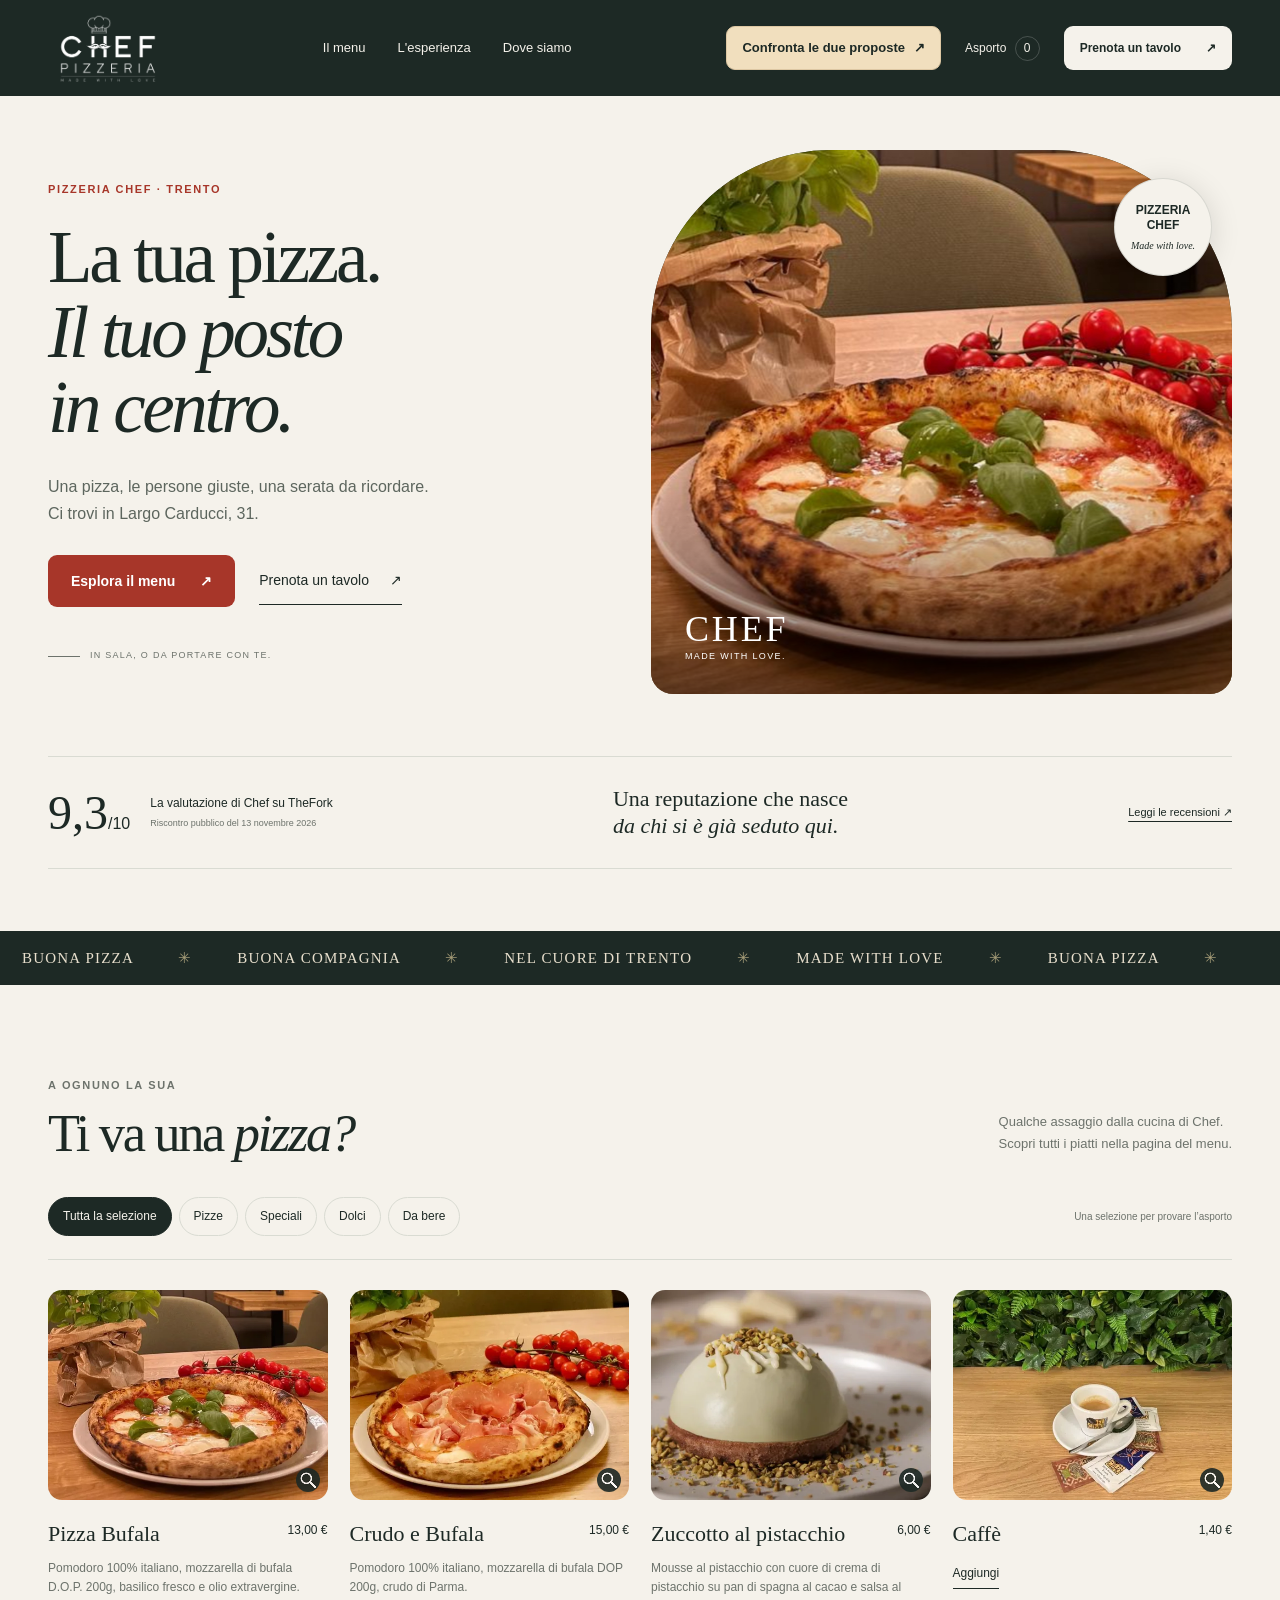
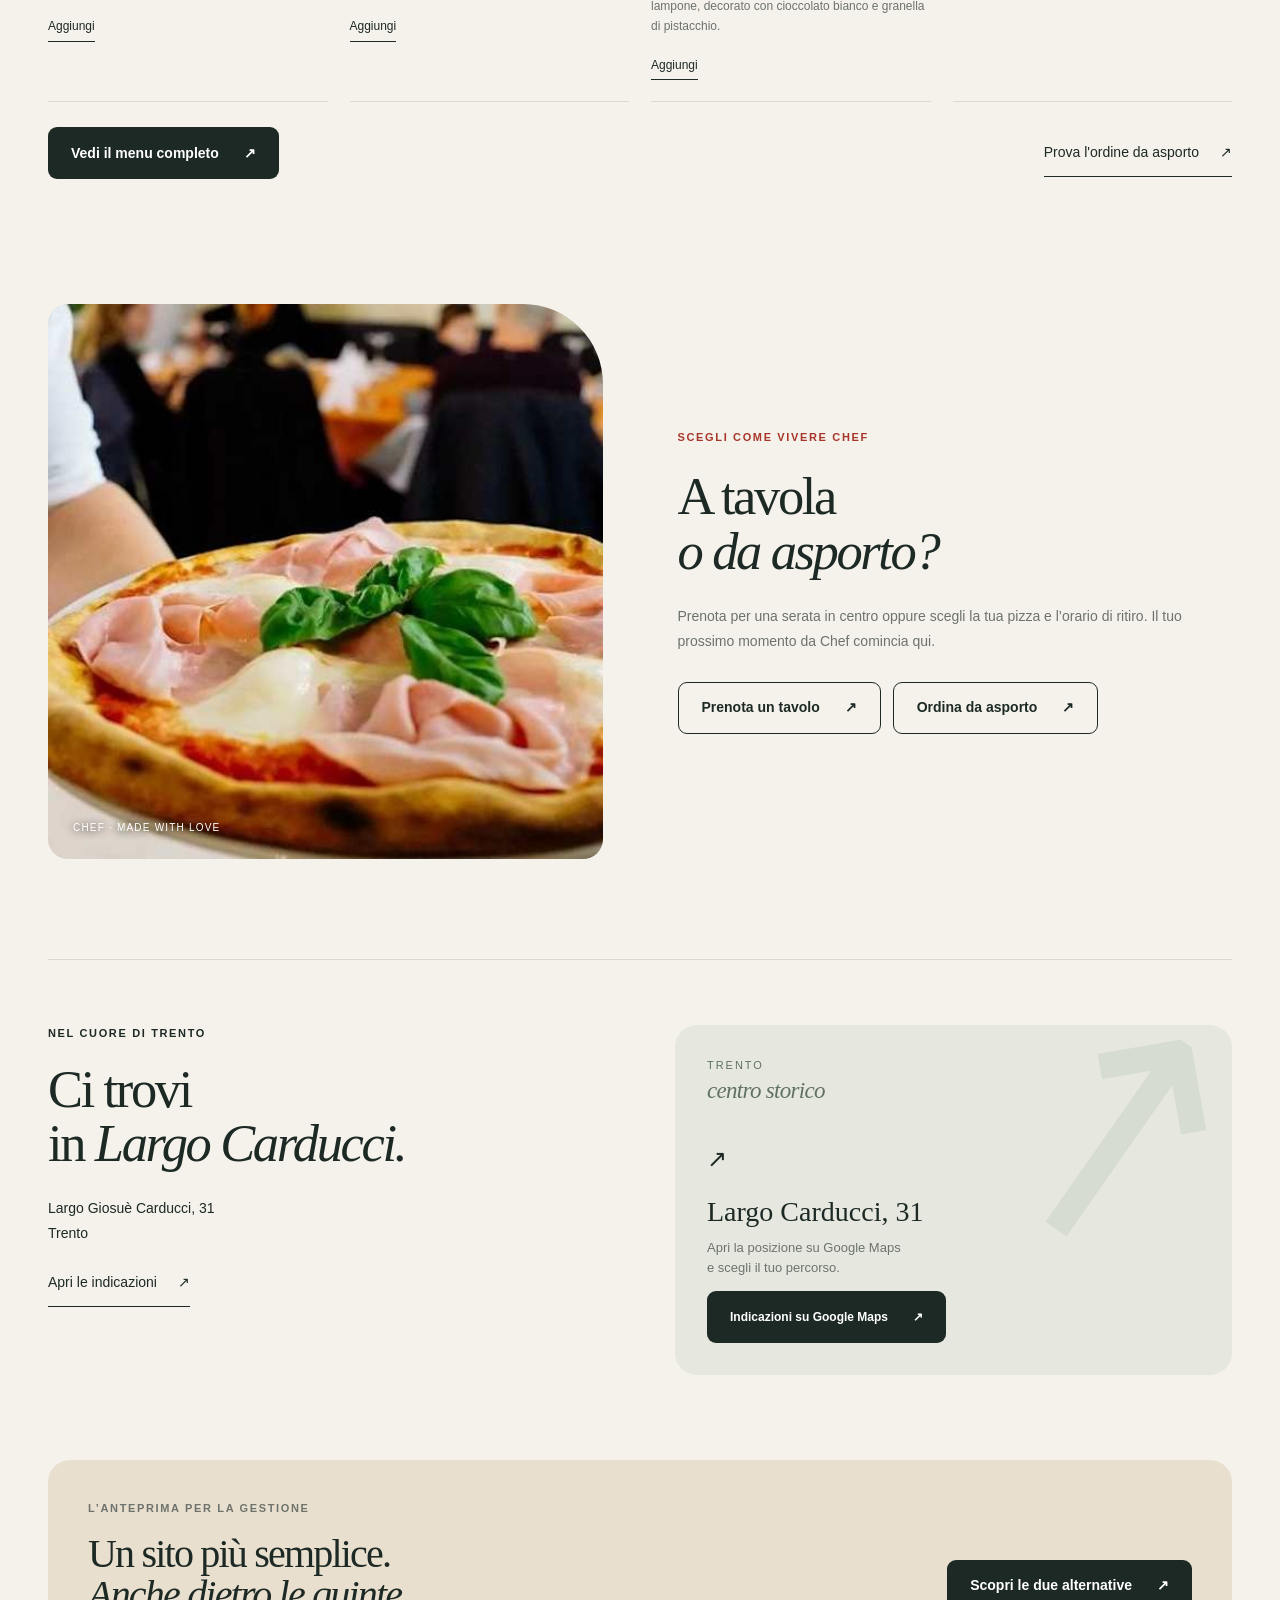
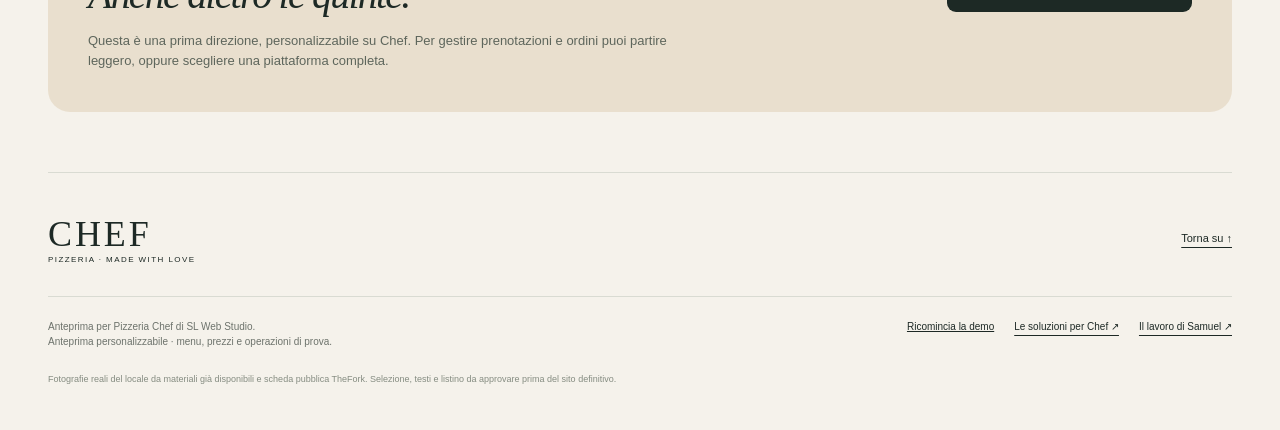
<file: index.html>
<!doctype html>
<html lang="it">
<head>
  <meta charset="utf-8"><meta name="viewport" content="width=device-width,initial-scale=1">
  <title>CHEF Pizzeria · Una pizza, un tavolo, il centro di Trento</title>
  <meta name="description" content="Un concept indipendente per Pizzeria Chef a Trento. Scopri il menu e prova le esperienze dimostrative di prenotazione e asporto.">
  <meta property="og:type" content="website">
  <meta property="og:locale" content="it_IT">
  <meta property="og:title" content="Pizzeria Chef · Anteprima di SL">
  <meta property="og:description" content="Scopri il sito di Chef e confronta le due proposte per il locale: dashboard SL o gestionale Odoo.">
  <meta property="og:url" content="https://72sam.github.io/anteprima-chef-trento/">
  <meta property="og:image" content="https://72sam.github.io/anteprima-chef-trento/assets/pizza-hero.jpg">
  <meta property="og:image:type" content="image/jpeg">
  <meta property="og:image:width" content="1290">
  <meta property="og:image:height" content="794">
  <meta property="og:image:alt" content="Pizza Bufala della Pizzeria Chef di Trento">
  <meta name="robots" content="noindex,nofollow">
  <meta name="theme-color" content="#1d2925"><meta http-equiv="Content-Security-Policy" content="default-src 'self'; img-src 'self' data:; style-src 'self' 'unsafe-inline'; script-src 'self'; connect-src 'none'; form-action 'none'; frame-src 'none'; object-src 'none'; base-uri 'self'">
  <link rel="icon" href="assets/favicon.svg" type="image/svg+xml">
  <link rel="stylesheet" href="assets/intro.css?v=2">
  <script src="assets/intro.js"></script>
  <link rel="stylesheet" href="assets/style.css"><link rel="stylesheet" href="assets/cart.css"><link rel="stylesheet" href="assets/photo-viewer.css"><script src="assets/photo-viewer.js" defer></script><script src="assets/menu-data.js" defer></script><script src="assets/app.js" defer></script><script src="assets/motion.js" defer></script>
</head>
<body>
  <a class="skip-link" href="#contenuto">Vai al contenuto</a>
  <div class="chef-intro" aria-hidden="true">
    <div class="chef-intro-plate">
      <span class="chef-intro-mark"></span>
    </div>
  </div>

  <header class="site-header">
    <a class="brand" href="#inizio" aria-label="Chef, torna all'inizio"><img src="assets/chef-logo-clean.jpg" alt="CHEF Pizzeria — Made with love" width="160" height="110"></a>
    <nav class="desktop-nav" aria-label="Navigazione principale"><a href="menu.html">Il menu</a><a href="#esperienza">L'esperienza</a><a href="#dove">Dove siamo</a></nav>
    <div class="header-actions"><a class="compare-proposals" href="gestione.html">Confronta le due proposte <span aria-hidden="true">↗</span></a><button class="cart-trigger" id="cart-open" type="button" aria-label="Apri ordine da asporto">Asporto <span id="cart-count">0</span></button><button class="button button-light header-book" data-open-booking type="button">Prenota un tavolo <span>↗</span></button><button class="mobile-toggle" id="mobile-menu-toggle" aria-label="Apri menu di navigazione" aria-expanded="false" aria-controls="mobile-nav" type="button">☰</button></div>
  </header>
  <nav class="mobile-nav hidden" id="mobile-nav" aria-label="Navigazione mobile"><a href="menu.html">Il menu</a><a href="#esperienza">L'esperienza</a><a href="#dove">Dove siamo</a><button data-open-booking type="button">Prenota un tavolo ↗</button></nav>
  <main id="contenuto">
    <section class="hero section-shell" id="inizio">
      <div class="hero-copy"><div class="eyebrow"><span></span> PIZZERIA CHEF · TRENTO</div><h1>La tua pizza.<br><em>Il tuo posto<br>in centro.</em></h1><p class="hero-description">Una pizza, le persone giuste, una serata da ricordare.<br>Ci trovi in Largo Carducci, 31.</p><div class="hero-actions"><a class="button button-gold" href="menu.html">Esplora il menu <span aria-hidden="true">↗</span></a><button class="text-button" type="button" data-open-booking>Prenota un tavolo <span>↗</span></button></div><div class="hero-footnote"><span class="tiny-line"></span> IN SALA, O DA PORTARE CON TE.</div></div>
      <div class="hero-art">
        <div class="hero-visual">
          <img class="hero-photo" src="assets/pizza-hero.jpg" alt="Pizza Bufala fotografata per Pizzeria Chef" fetchpriority="high" width="1000" height="1200">
          <div class="hero-photo-shade"></div>
          <div class="photo-caption"><span>CHEF</span><small>MADE WITH LOVE.</small></div>
        </div>
        <div class="round-note" aria-hidden="true">PIZZERIA<br>CHEF<span>Made with love.</span></div>
      </div>
    </section>
    <section class="reputation section-shell"><div><strong>9,3<span>/10</span></strong><p>La valutazione di Chef su TheFork<small>Riscontro pubblico del 13 novembre 2026</small></p></div><p>Una reputazione che nasce<br><em>da chi si è già seduto qui.</em></p><a href="https://www.thefork.it/ristorante/pizzeria-chef-r726519" target="_blank" rel="noopener noreferrer">Leggi le recensioni ↗</a></section>
    <div class="ticker" aria-hidden="true"><div>BUONA PIZZA <b>✳</b> BUONA COMPAGNIA <b>✳</b> NEL CUORE DI TRENTO <b>✳</b> MADE WITH LOVE <b>✳</b> BUONA PIZZA <b>✳</b></div></div>
    <section class="menu-section" id="menu"><div class="section-shell">
      <div class="section-heading"><div><span class="eyebrow dark">A OGNUNO LA SUA</span><h2>Ti va una <em>pizza?</em></h2></div><p>Qualche assaggio dalla cucina di Chef.<br>Scopri tutti i piatti nella pagina del menu.</p></div>
      <div class="menu-toolbar"><div class="category-tabs" id="category-tabs" role="group" aria-label="Categorie del menu"><button type="button" data-category="all" class="active" aria-pressed="true">Tutta la selezione</button><button type="button" data-category="pizze" aria-pressed="false">Pizze</button><button type="button" data-category="speciali" aria-pressed="false">Speciali</button><button type="button" data-category="dolci" aria-pressed="false">Dolci</button><button type="button" data-category="bevande" aria-pressed="false">Da bere</button></div><span class="menu-demo-note">Una selezione per provare l’asporto</span></div>
      <div class="menu-grid" id="menu-grid" aria-live="polite"></div>
      <div class="menu-bottom-note"><a class="button button-dark" href="menu.html">Vedi il menu completo <span aria-hidden="true">↗</span></a><button type="button" class="text-button dark-text" data-open-cart>Prova l'ordine da asporto <span>↗</span></button></div>
    </div></section>
    <section class="experience section-shell" id="esperienza">
      <div class="experience-photo">
        <img src="assets/chef-pizza-crudo.jpg" alt="Una pizza fotografata nella sala di Pizzeria Chef" width="900" height="1000" loading="lazy">
        <span class="photo-label">CHEF · MADE WITH LOVE</span>
      </div>
      <div class="experience-copy">
        <span class="eyebrow">SCEGLI COME VIVERE CHEF</span>
        <h2>A tavola<br><em>o da asporto?</em></h2>
        <p>Prenota per una serata in centro oppure scegli la tua pizza e l’orario di ritiro. Il tuo prossimo momento da Chef comincia qui.</p>
        <div class="experience-actions">
          <button class="button experience-button" type="button" data-open-booking>Prenota un tavolo <span aria-hidden="true">↗</span></button>
          <button class="button experience-button" type="button" data-open-cart>Ordina da asporto <span aria-hidden="true">↗</span></button>
        </div>
      </div>
    </section>
    <section class="location section-shell" id="dove"><div><span class="eyebrow">NEL CUORE DI TRENTO</span><h2>Ci trovi<br>in <em>Largo Carducci.</em></h2><p class="address">Largo Giosuè Carducci, 31<br>Trento</p><a class="text-button" href="https://www.google.com/maps/search/?api=1&query=Pizzeria+Chef+Largo+Carducci+31+Trento" target="_blank" rel="noopener noreferrer">Apri le indicazioni <span>↗</span></a></div><div class="location-card"><div class="location-coordinate" aria-hidden="true">TRENTO<br><em>centro storico</em></div><div class="location-directions"><span class="location-marker" aria-hidden="true">↗</span><h3>Largo Carducci, 31</h3><p>Apri la posizione su Google Maps<br>e scegli il tuo percorso.</p><a class="button button-dark" href="https://www.google.com/maps/search/?api=1&amp;query=Pizzeria+Chef+Largo+Carducci+31+Trento" target="_blank" rel="noopener noreferrer">Indicazioni su Google Maps <span>↗</span></a></div></div></section>
    <section class="owner-preview section-shell" id="gestione"><div><span class="eyebrow dark">L’ANTEPRIMA PER LA GESTIONE</span><h2>Un sito più semplice.<br><em>Anche dietro le quinte.</em></h2><p>Questa è una prima direzione, personalizzabile su Chef. Per gestire prenotazioni e ordini puoi partire leggero, oppure scegliere una piattaforma completa.</p></div><a class="button button-dark" href="gestione.html">Scopri le due alternative <span>↗</span></a></section>
  </main>
  <footer class="site-footer section-shell"><div class="footer-top"><div class="footer-wordmark">CHEF<span>PIZZERIA · MADE WITH LOVE</span></div><a href="#inizio">Torna su ↑</a></div><div class="footer-bottom"><p>Anteprima per Pizzeria Chef di SL Web Studio.<br>Anteprima personalizzabile · menu, prezzi e operazioni di prova.</p><div><button id="reset-demo" type="button">Ricomincia la demo</button><a href="gestione.html">Le soluzioni per Chef ↗</a><a href="https://samuelnasi.com/it/" target="_blank" rel="noopener noreferrer">Il lavoro di Samuel ↗</a></div></div><p class="photo-source section-shell">Fotografie reali del locale da materiali già disponibili e scheda pubblica TheFork. Selezione, testi e listino da approvare prima del sito definitivo.</p></footer>
  <button class="mobile-cart-bar" hidden type="button" data-open-cart><span>Il tuo asporto <b id="cart-count-mobile">0</b></span><span id="cart-total-mobile">0,00 €</span><span>↗</span></button>
  <div id="toast" role="status" aria-live="polite" hidden></div>
  <dialog id="booking-dialog" aria-labelledby="booking-title"><div class="dialog-header"><span class="eyebrow dark">CI VEDIAMO DA CHEF</span><button class="close-dialog" type="button" data-close-dialog aria-label="Chiudi prenotazione">×</button></div><h2 id="booking-title">Un tavolo <em>per te.</em></h2><p class="dialog-notice"><strong>Anteprima prenotazione.</strong> Campi, orari e conferme saranno personalizzati per il servizio di Chef.</p><form id="booking-form"><div class="form-row"><label>Giorno<input type="date" id="booking-date" required></label><label>Persone<select id="booking-guests" required><option value="2">2 persone</option><option value="1">1 persona</option><option value="3">3 persone</option><option value="4">4 persone</option><option value="5">5 persone</option><option value="6">6 persone</option><option value="8">8 persone</option></select></label></div><label>Orario<select id="booking-time" required><option value="">Scegli un orario</option><option>12:00</option><option>12:30</option><option>13:00</option><option>19:00</option><option>19:30</option><option>20:00</option><option>20:30</option><option>21:00</option></select></label><label>Nome per la prova<input type="text" id="booking-name" value="Cliente demo" maxlength="60" required autocomplete="off" readonly></label><button class="button button-dark full-width" type="submit">Simula la prenotazione <span>↗</span></button></form><div class="result-box" id="booking-result" role="status" hidden></div></dialog>
  <dialog id="cart-dialog" aria-labelledby="cart-title"></dialog>
</body></html>
</file>
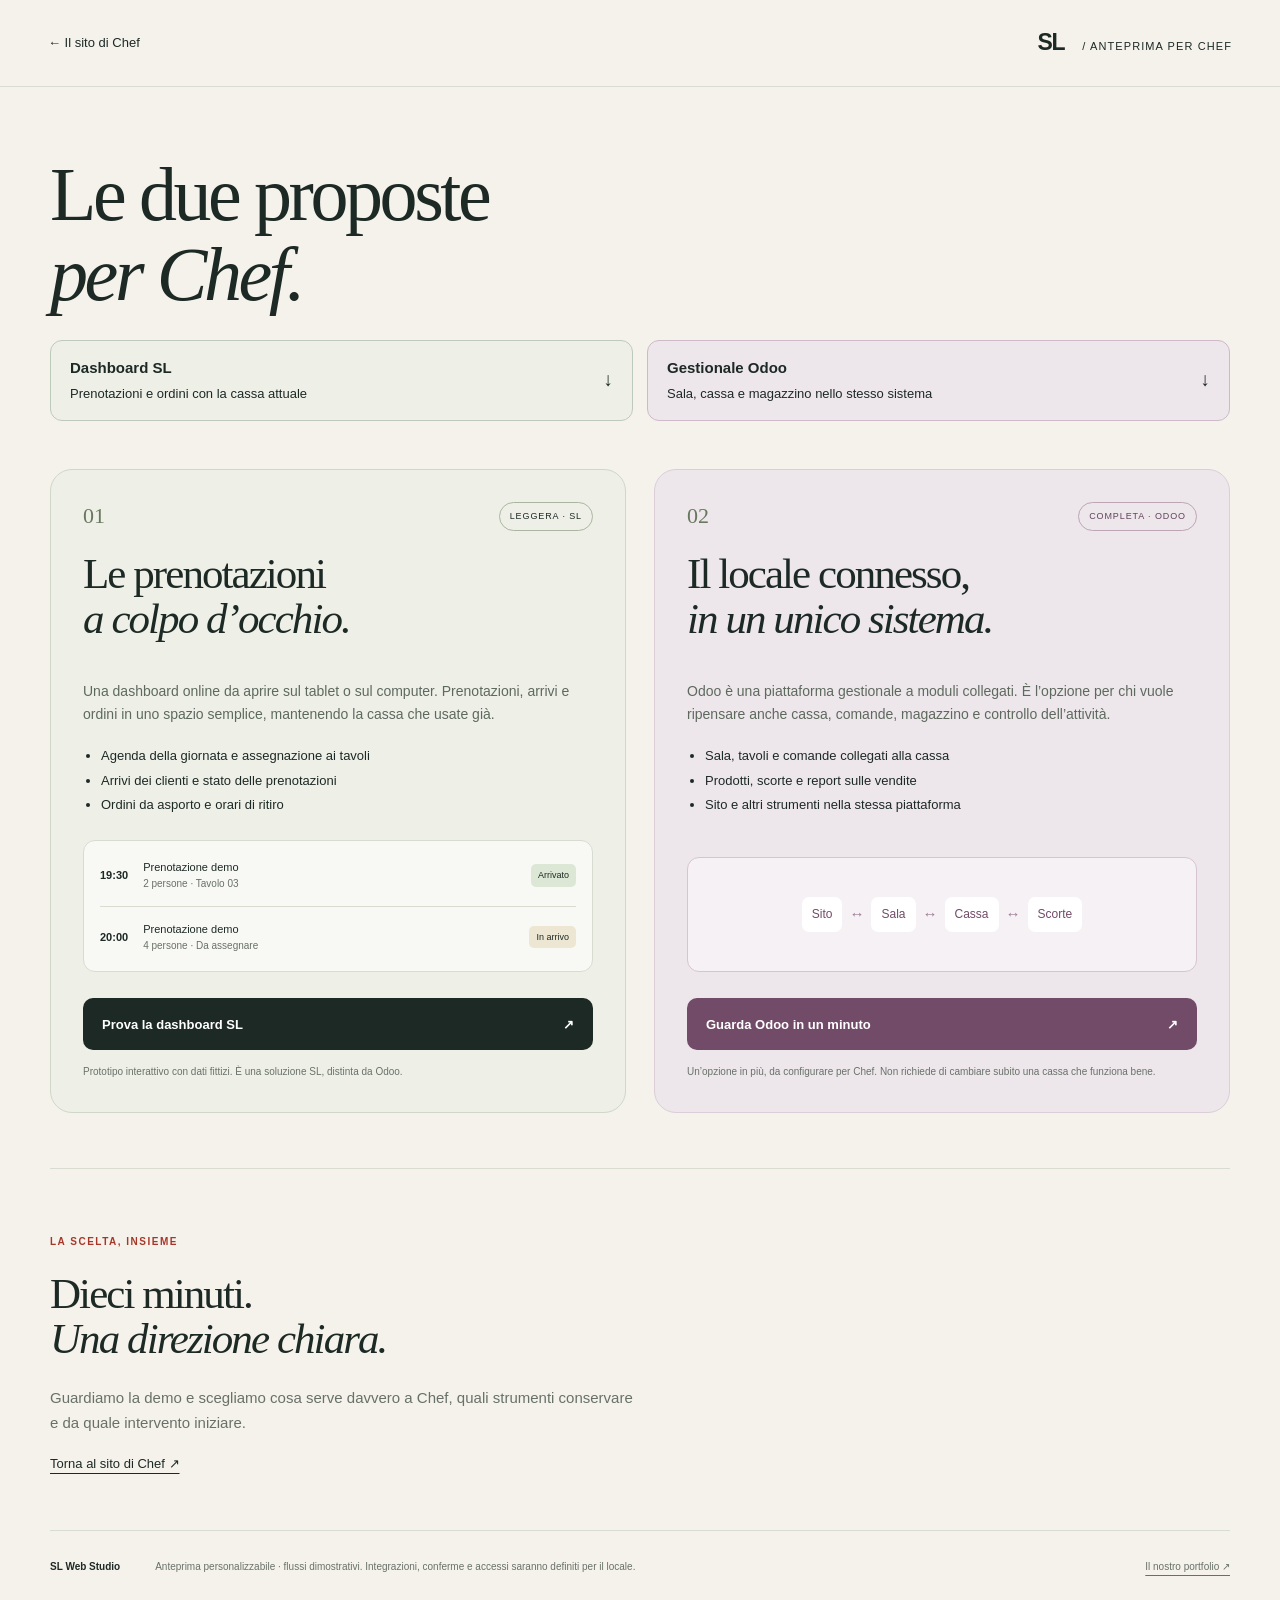
<file: gestione.html>
<!doctype html><html lang="it"><head><meta charset="utf-8"><meta name="viewport" content="width=device-width,initial-scale=1"><meta name="robots" content="noindex,nofollow"><meta http-equiv="Content-Security-Policy" content="default-src 'self'; img-src 'self' data:; style-src 'self'; script-src 'self'; connect-src 'none'; frame-src 'none'; object-src 'none'; base-uri 'self'; form-action 'none'"><title>Due modi di gestire Chef · SL</title><link rel="icon" href="assets/favicon.svg"><link rel="stylesheet" href="gestione.css"><script src="assets/motion.js" defer></script></head><body>
<header class="proposal-header"><a href="index.html">← Il sito di Chef</a><span><b>SL</b> / ANTEPRIMA PER CHEF</span></header>
<main class="shell"><section class="proposal-intro" aria-labelledby="compare-title">
  <h1 id="compare-title">Le due proposte<br><em>per Chef.</em></h1>
  <nav class="proposal-choices" aria-label="Confronta le due proposte">
    <a href="#dashboard-sl"><strong>Dashboard SL</strong><span>Prenotazioni e ordini con la cassa attuale</span><b aria-hidden="true">↓</b></a>
    <a href="#odoo"><strong>Gestionale Odoo</strong><span>Sala, cassa e magazzino nello stesso sistema</span><b aria-hidden="true">↓</b></a>
  </nav>
</section>
<div class="paths"><article class="path-card" id="dashboard-sl" tabindex="-1"><div class="path-top"><span class="path-number">01</span><span class="tag">LEGGERA · SL</span></div><h2>Le prenotazioni<br><em>a colpo d’occhio.</em></h2><p>Una dashboard online da aprire sul tablet o sul computer. Prenotazioni, arrivi e ordini in uno spazio semplice, mantenendo la cassa che usate già.</p><ul><li>Agenda della giornata e assegnazione ai tavoli</li><li>Arrivi dei clienti e stato delle prenotazioni</li><li>Ordini da asporto e orari di ritiro</li></ul><div class="mini-agenda" aria-hidden="true"><div><b>19:30</b><span>Prenotazione demo<small>2 persone · Tavolo 03</small></span><i>Arrivato</i></div><div><b>20:00</b><span>Prenotazione demo<small>4 persone · Da assegnare</small></span><i class="waiting">In arrivo</i></div></div><a class="button dark" href="sala.html">Prova la dashboard SL <span>↗</span></a><small class="caption">Prototipo interattivo con dati fittizi. È una soluzione SL, distinta da Odoo.</small></article>
<article class="path-card full" id="odoo" tabindex="-1"><div class="path-top"><span class="path-number">02</span><span class="tag">COMPLETA · ODOO</span></div><h2>Il locale connesso,<br><em>in un unico sistema.</em></h2><p>Odoo è una piattaforma gestionale a moduli collegati. È l’opzione per chi vuole ripensare anche cassa, comande, magazzino e controllo dell’attività.</p><ul><li>Sala, tavoli e comande collegati alla cassa</li><li>Prodotti, scorte e report sulle vendite</li><li>Sito e altri strumenti nella stessa piattaforma</li></ul><div class="connected-flow" aria-label="Sito, sala, cassa e magazzino nella piattaforma Odoo"><span>Sito</span><b>↔</b><span>Sala</span><b>↔</b><span>Cassa</span><b>↔</b><span>Scorte</span></div><a class="button plum" href="odoo.html">Guarda Odoo in un minuto <span>↗</span></a><small class="caption">Un’opzione in più, da configurare per Chef. Non richiede di cambiare subito una cassa che funziona bene.</small></article></div>
<section class="proposal-close"><span class="eyebrow">LA SCELTA, INSIEME</span><h2>Dieci minuti.<br><em>Una direzione chiara.</em></h2><p>Guardiamo la demo e scegliamo cosa serve davvero a Chef, quali strumenti conservare e da quale intervento iniziare.</p><a href="index.html">Torna al sito di Chef ↗</a></section></main>
<footer class="shell"><b>SL Web Studio</b><p>Anteprima personalizzabile · flussi dimostrativi. Integrazioni, conferme e accessi saranno definiti per il locale.</p><a href="https://samuelnasi.com/it/" target="_blank" rel="noopener noreferrer">Il nostro portfolio ↗</a></footer></body></html>
</file>
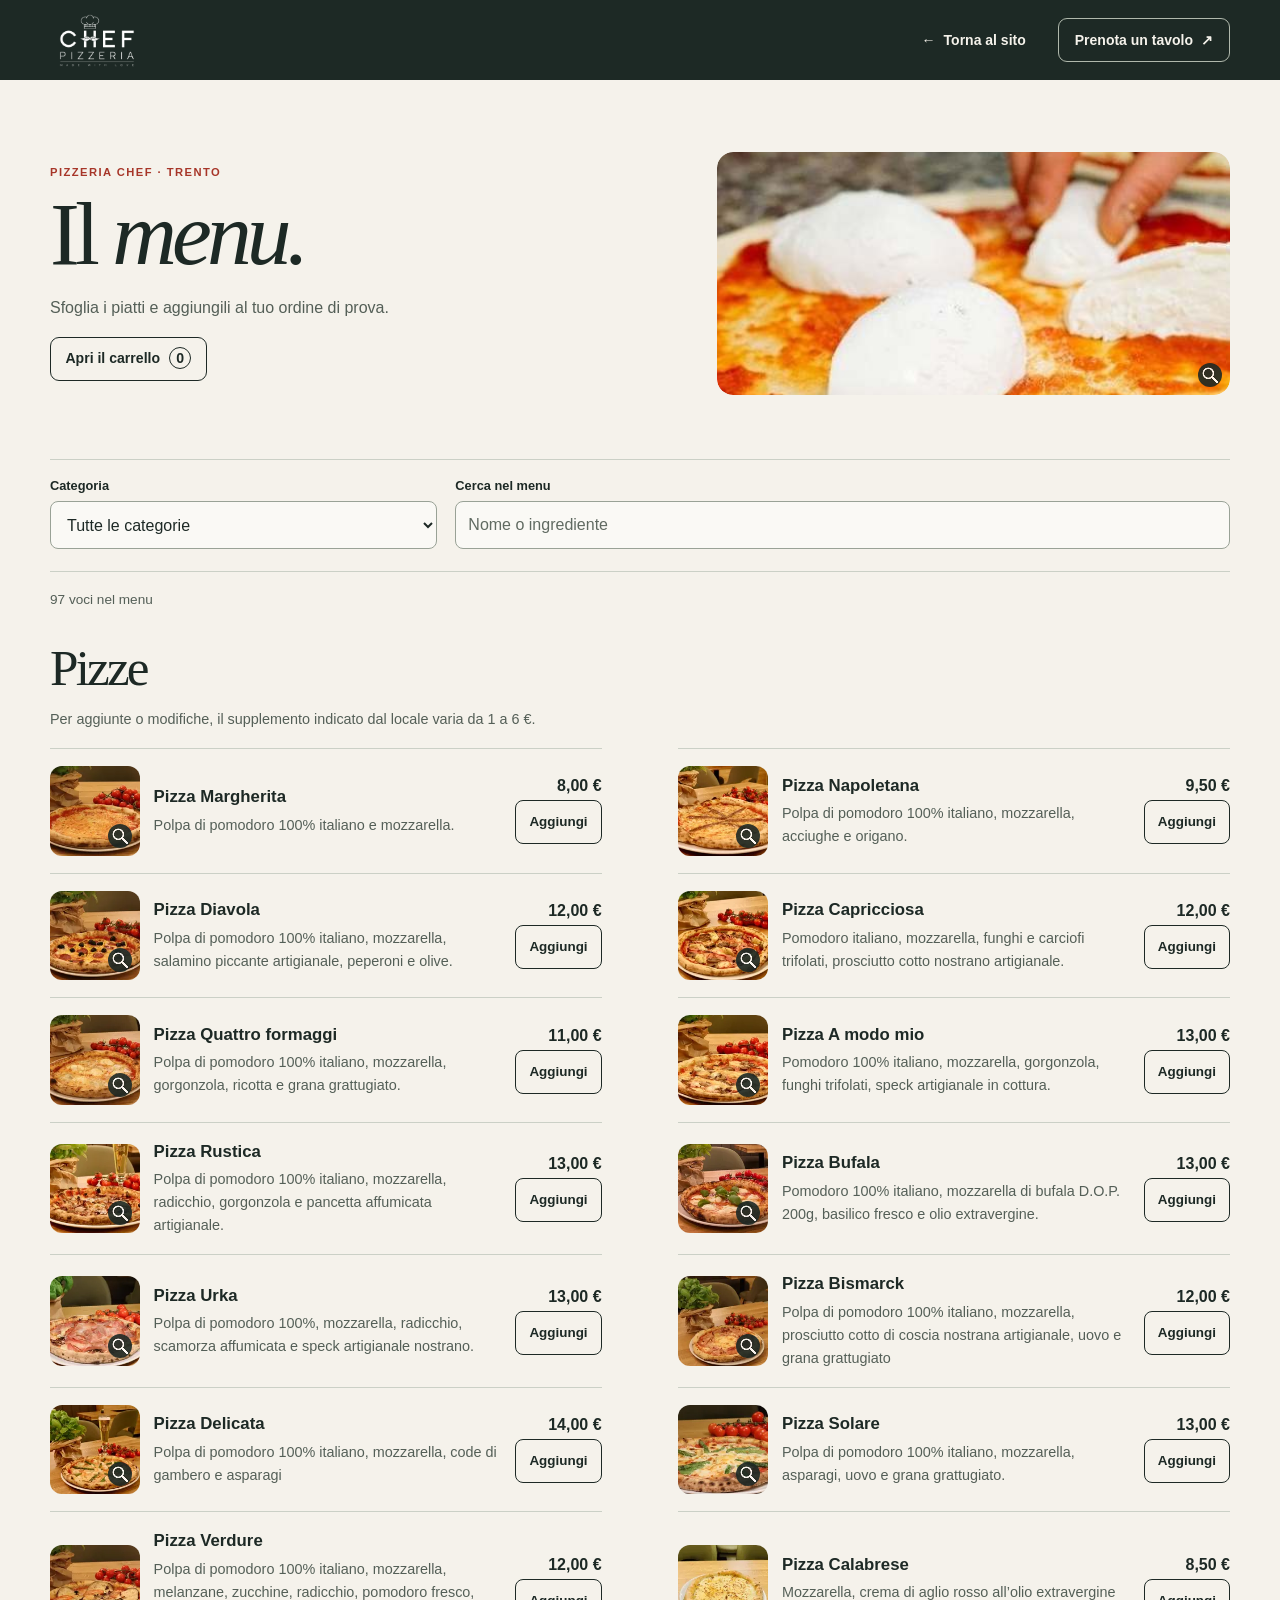
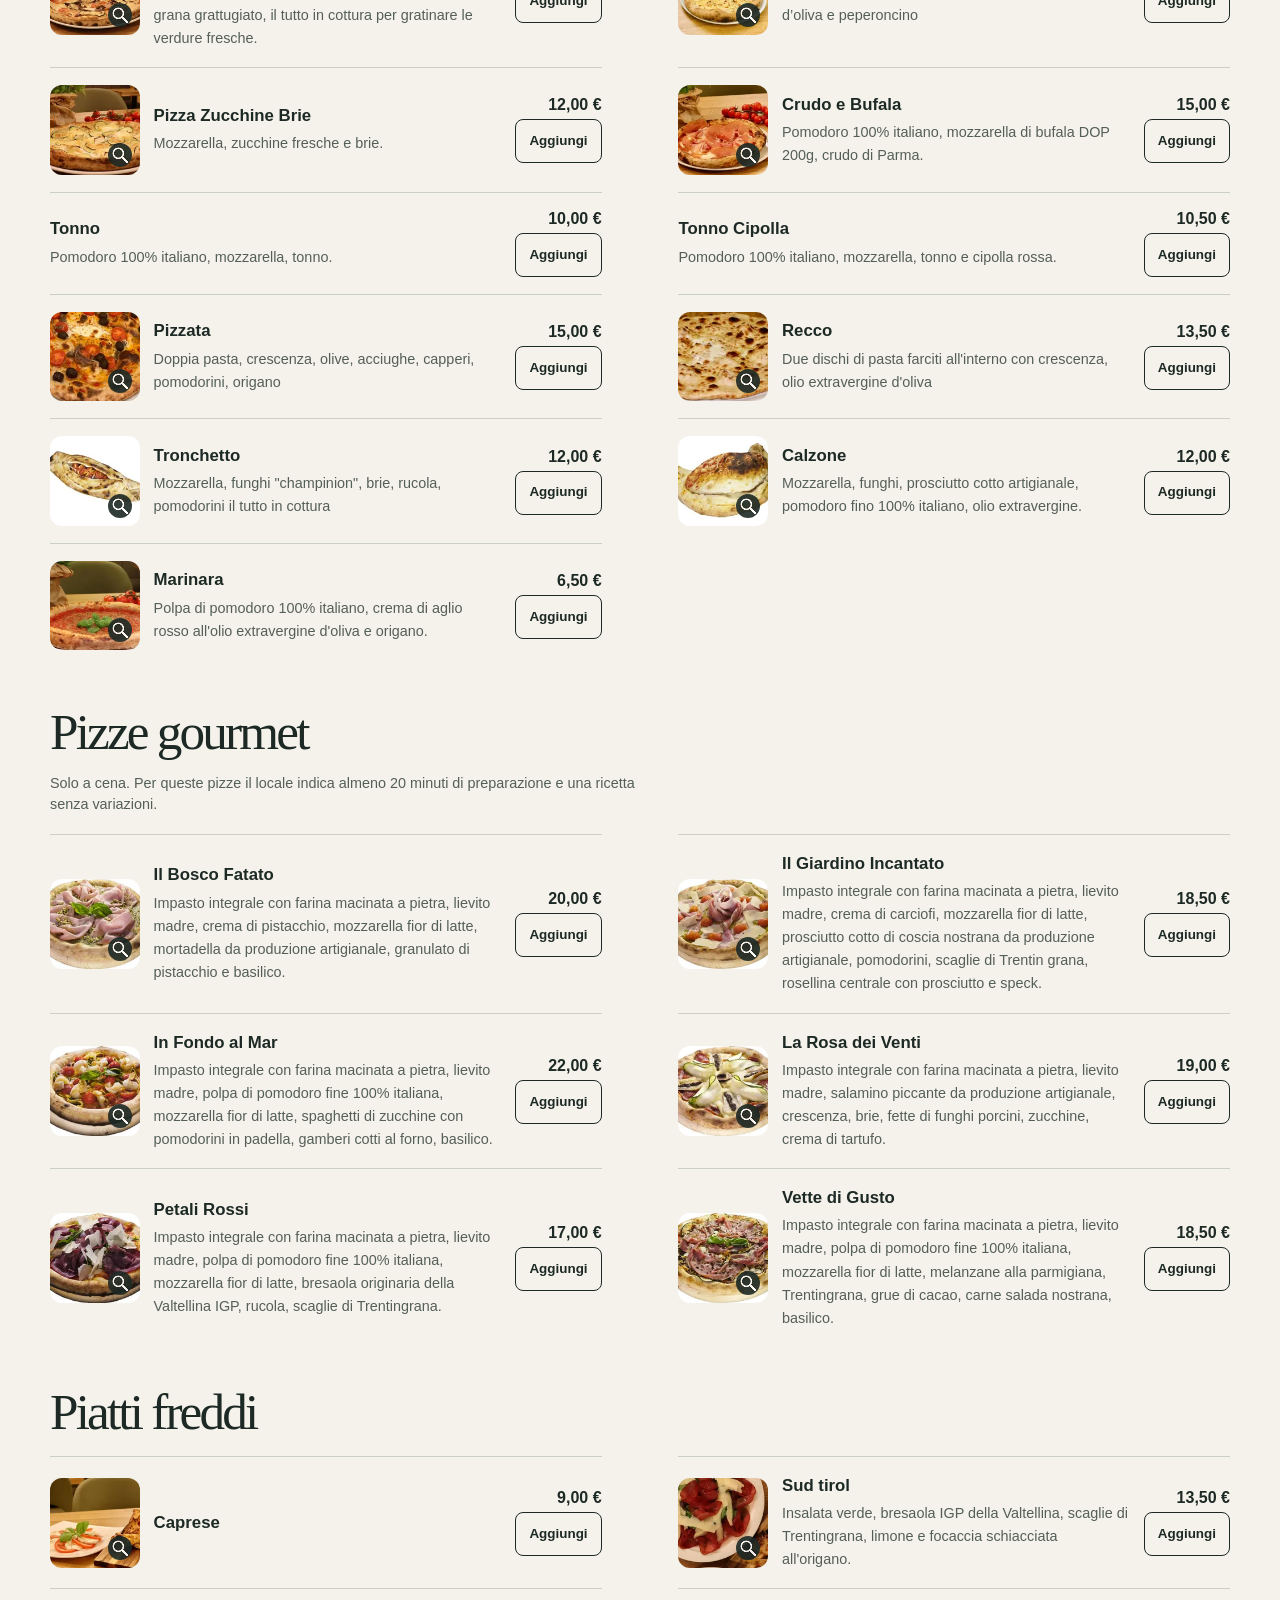
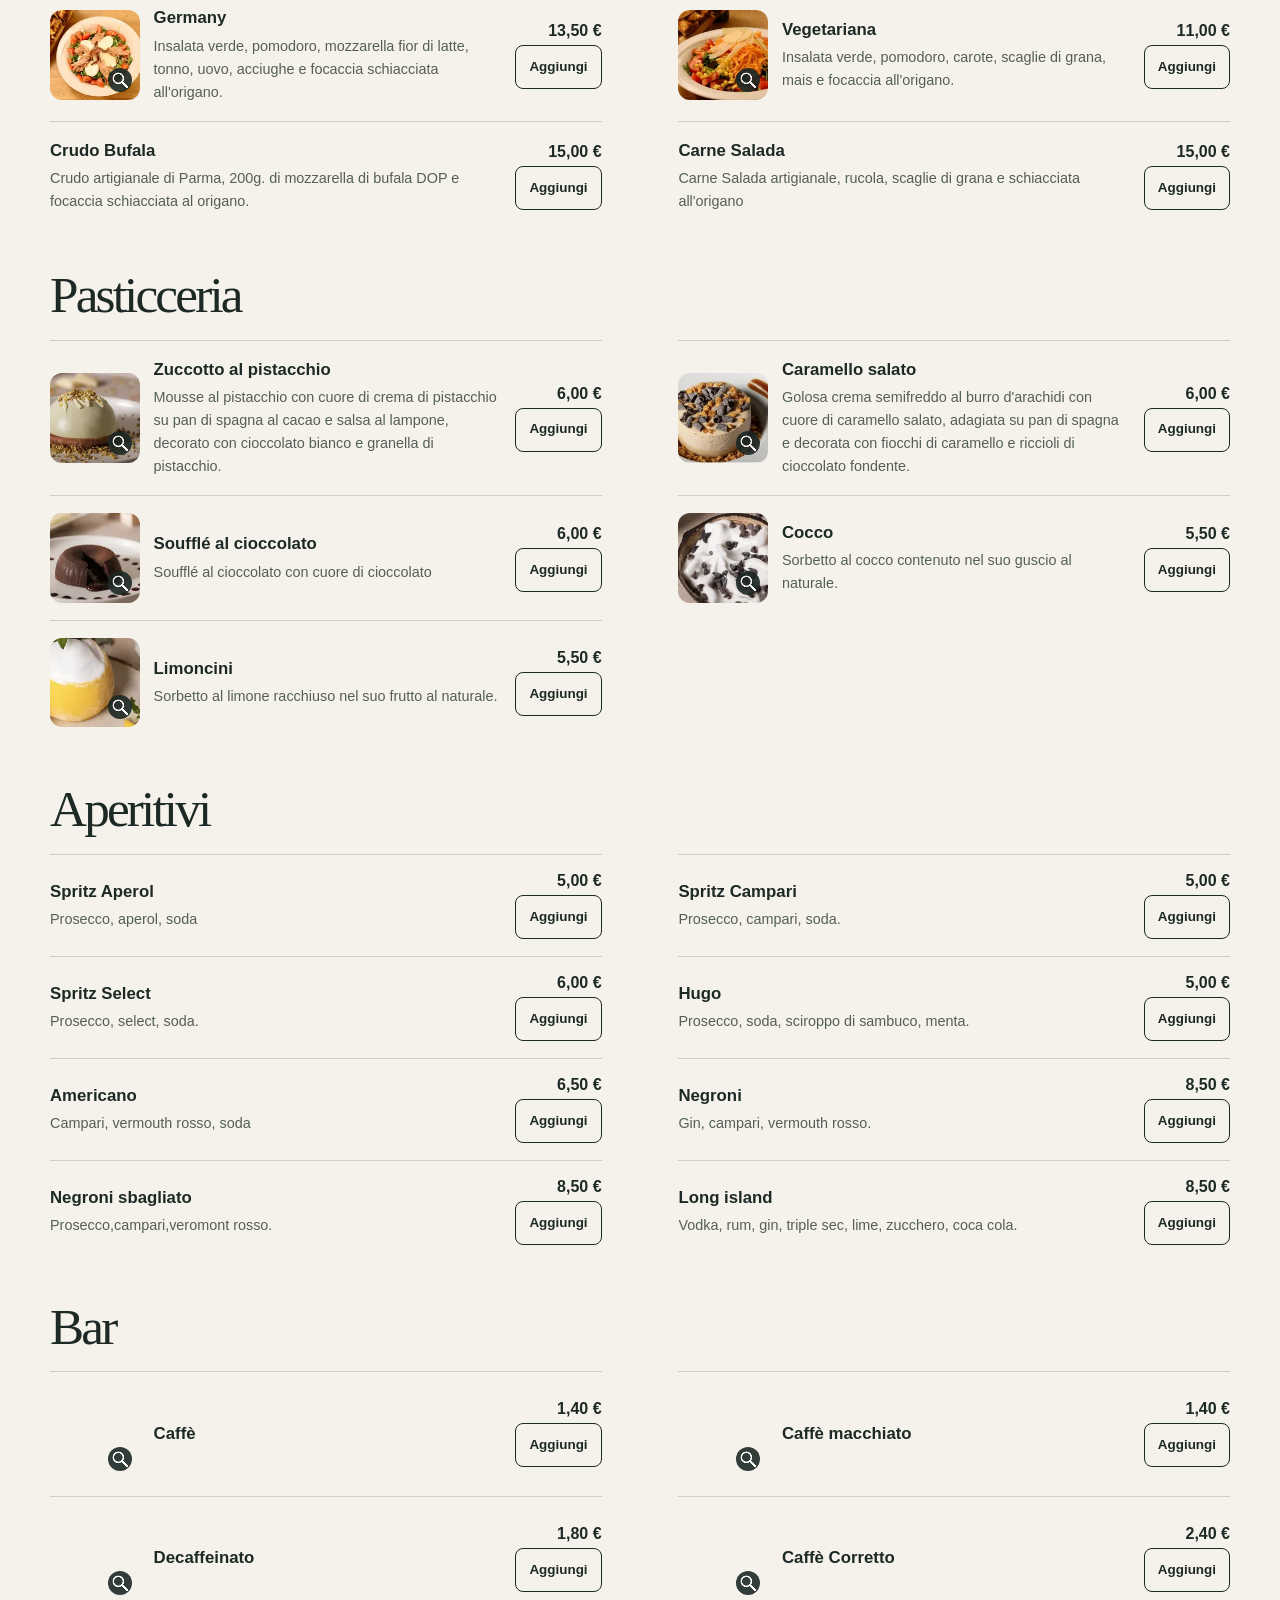
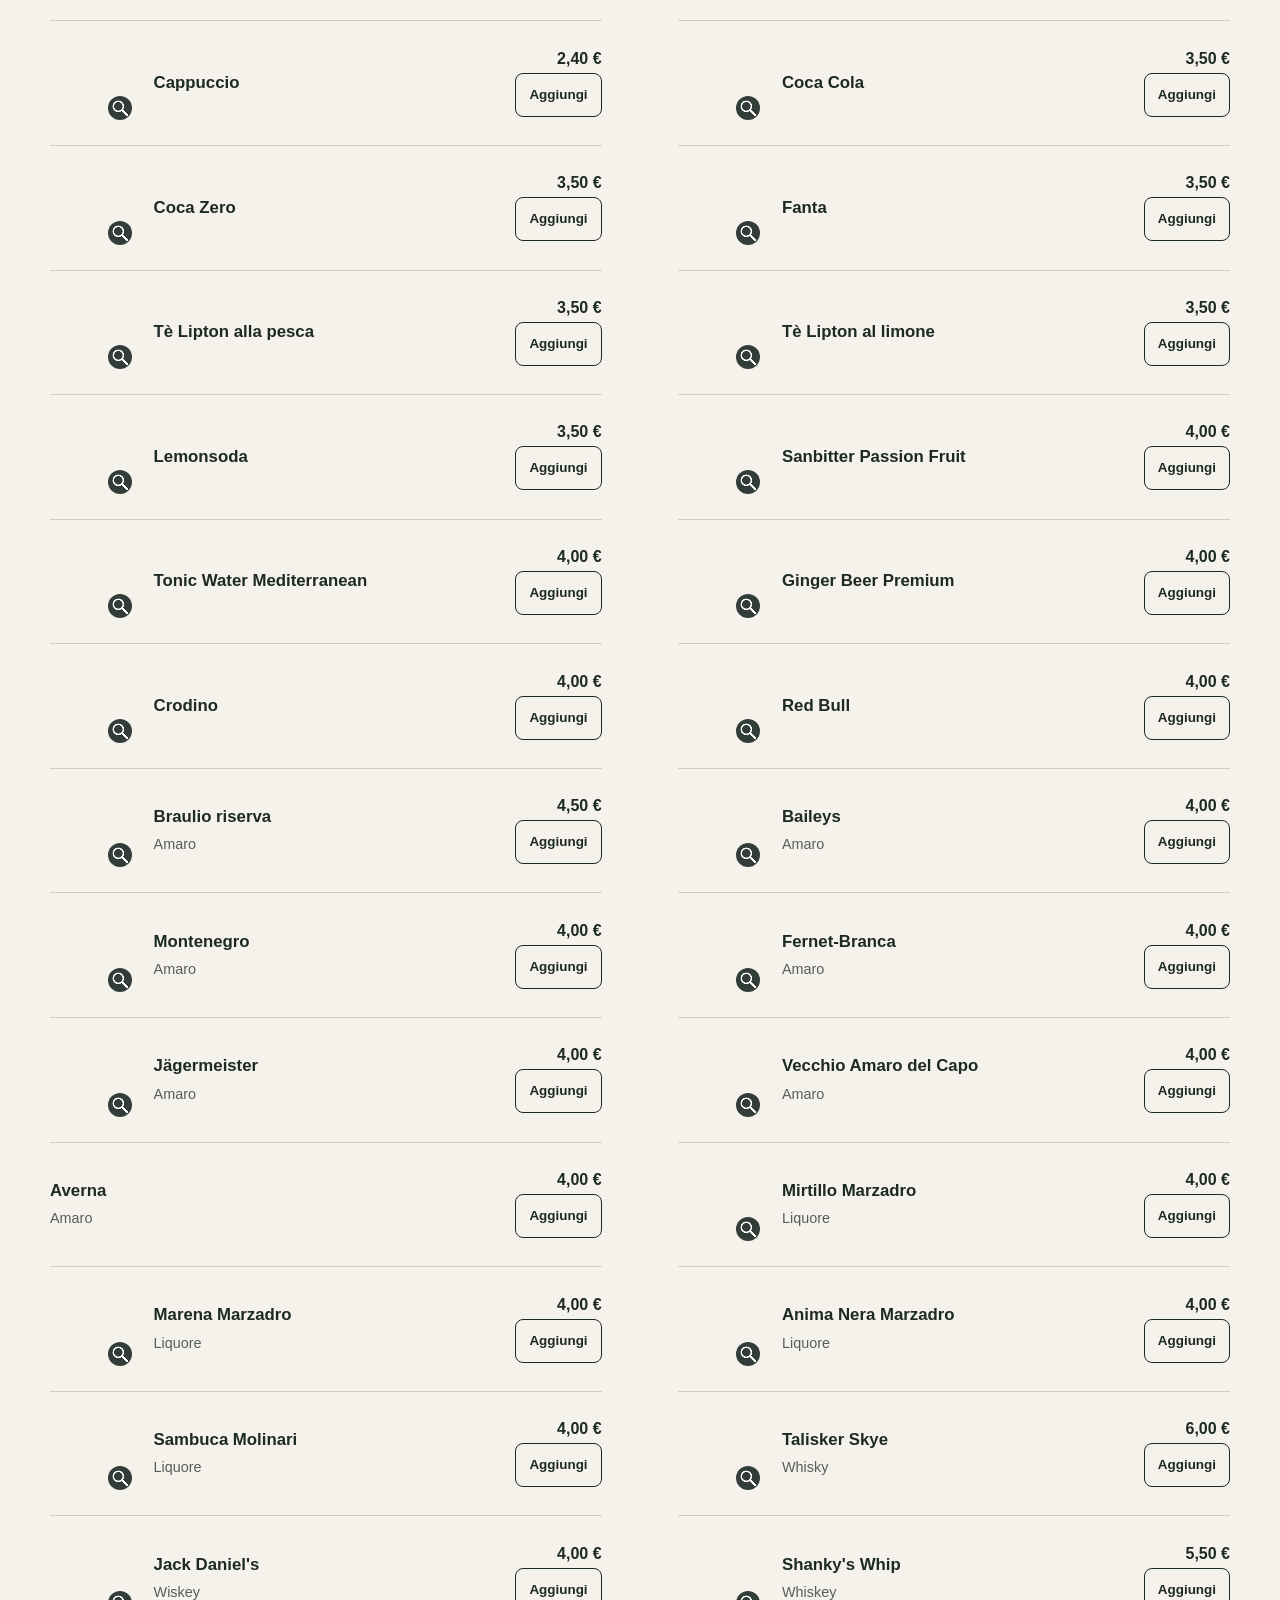
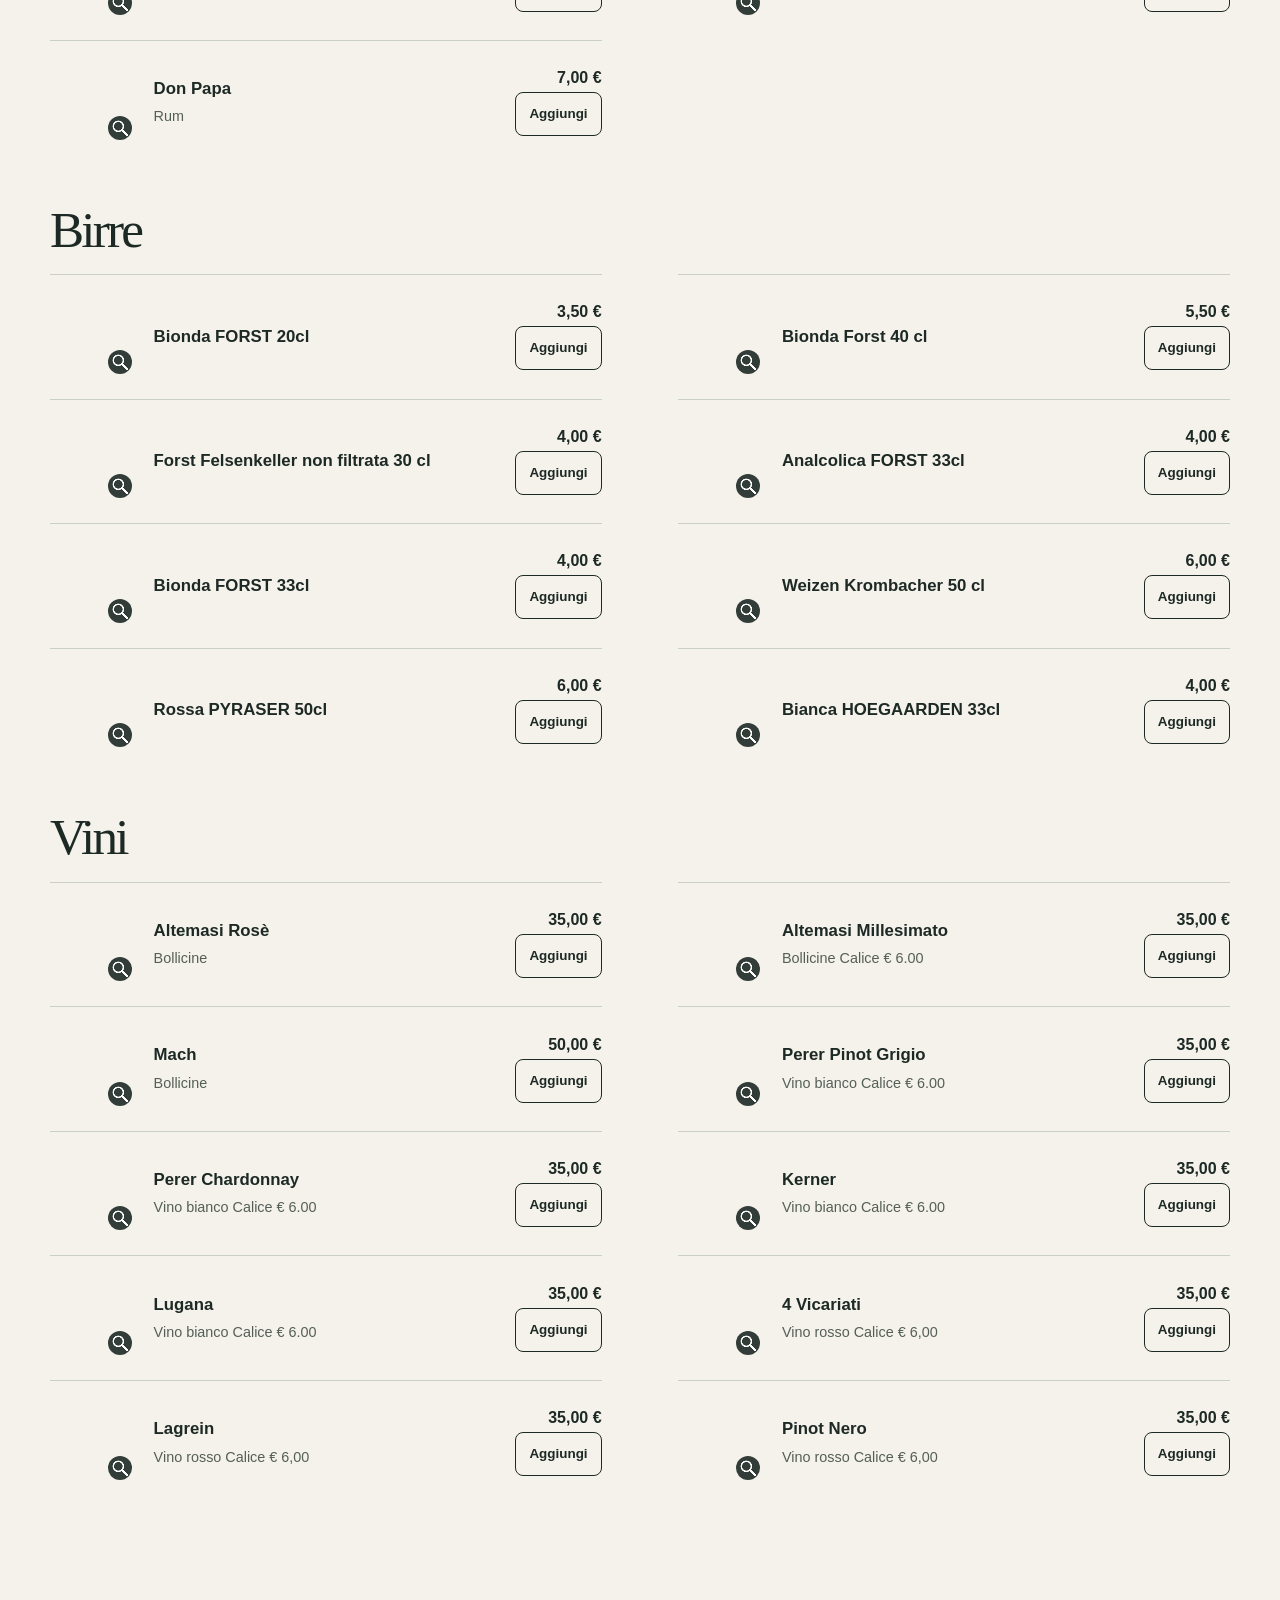
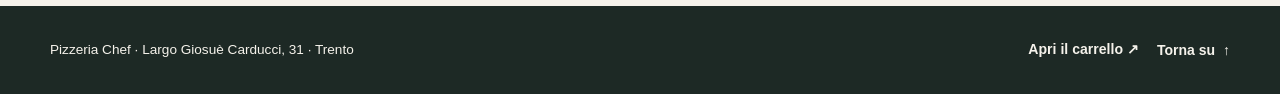
<file: menu.html>
<!doctype html>
<html lang="it">
<head>
  <meta charset="utf-8">
  <meta name="viewport" content="width=device-width, initial-scale=1">
  <meta name="robots" content="noindex,nofollow">
  <meta name="theme-color" content="#1d2925">
  <meta name="description" content="Sfoglia il menu di Pizzeria Chef a Trento e cerca pizze e piatti per nome o categoria.">
  <meta http-equiv="Content-Security-Policy" content="default-src 'self'; img-src 'self'; script-src 'self'; style-src 'self'; connect-src 'none'; object-src 'none'; base-uri 'self'; form-action 'none'">
  <title>Il menu · Pizzeria Chef, Trento</title>
  <link rel="icon" href="assets/favicon.svg" type="image/svg+xml">
  <link rel="stylesheet" href="menu.css">
  <link rel="stylesheet" href="assets/photo-viewer.css">
  <script src="assets/menu-data.js" defer></script>
  <script src="assets/photo-viewer.js" defer></script>
  <link rel="stylesheet" href="assets/cart.css">
  <script src="menu-page.js" defer></script>
  <script src="assets/app.js" defer></script>
</head>
<body id="inizio">
  <a class="skip" href="#sfoglia">Vai ai piatti</a>
  <header class="site-header">
    <div class="wrap header-inner">
      <a class="brand" href="index.html" aria-label="Pizzeria Chef, pagina iniziale">
        <img src="assets/chef-logo-clean.jpg" alt="" width="120" height="68">
      </a>
      <nav aria-label="Navigazione principale">
        <a href="index.html"><span aria-hidden="true">←</span> Torna al sito</a>
        <a class="book-table" href="index.html#prenota">Prenota un tavolo <span aria-hidden="true">↗</span></a>
      </nav>
    </div>
  </header>
  <main>
    <section class="wrap menu-intro" aria-labelledby="titolo">
      <div>
        <p class="location">Pizzeria Chef · Trento</p>
        <h1 id="titolo">Il <em>menu.</em></h1>
        <p class="price-note" id="price-note">Sfoglia i piatti e aggiungili al tuo ordine di prova.</p>
        <button class="catalog-cart-trigger" id="cart-open" type="button" aria-haspopup="dialog">Apri il carrello <span id="cart-count">0</span></button>
      </div>
      <button type="button" class="menu-cover-zoom" data-zoom-image="assets/chef-pizza-margherita.jpg" data-photo-name="Una pizza nella cucina di Chef" aria-label="Ingrandisci la foto della pizza di Chef">
        <img class="cover-photo" src="assets/chef-pizza-margherita.jpg" width="500" height="500" alt="Preparazione di una pizza nella cucina di Chef">
      </button>
    </section>
    <div class="wrap catalogue" id="sfoglia" tabindex="-1">
      <div class="filters" role="search" aria-label="Filtra il menu" hidden>
        <label for="category">Categoria
          <select id="category" aria-controls="piatti"><option value="">Tutte le categorie</option></select>
        </label>
        <label for="query">Cerca nel menu
          <input id="query" type="search" placeholder="Nome o ingrediente" autocomplete="off" aria-controls="piatti">
        </label>
      </div>
      <p class="result-count" id="risultati" role="status" aria-live="polite" aria-atomic="true"></p>
      <div id="piatti"></div>
      <button type="button" class="reset" id="reset" hidden>Mostra tutto il menu</button>
      <noscript><p>Attiva JavaScript per sfogliare le categorie del menu.</p></noscript>
    </div>
  </main>
  <footer>
    <div class="wrap footer-inner"><span>Pizzeria Chef · Largo Giosuè Carducci, 31 · Trento</span><nav aria-label="Collegamenti del menu"><button type="button" class="catalog-cart-link" data-open-cart>Apri il carrello <span aria-hidden="true">↗</span></button><a href="#inizio">Torna su <span aria-hidden="true">↑</span></a></nav></div>
  </footer>
  <button class="mobile-cart-bar catalog-basket" hidden type="button" data-open-cart><span>Il tuo asporto <b id="cart-count-mobile">0</b></span><span id="cart-total-mobile">0,00 €</span><span aria-hidden="true">↗</span></button>
  <div id="toast" role="status" aria-live="polite" hidden></div>
  <dialog id="cart-dialog" aria-labelledby="cart-title"></dialog>
</body>
</html>
</file>
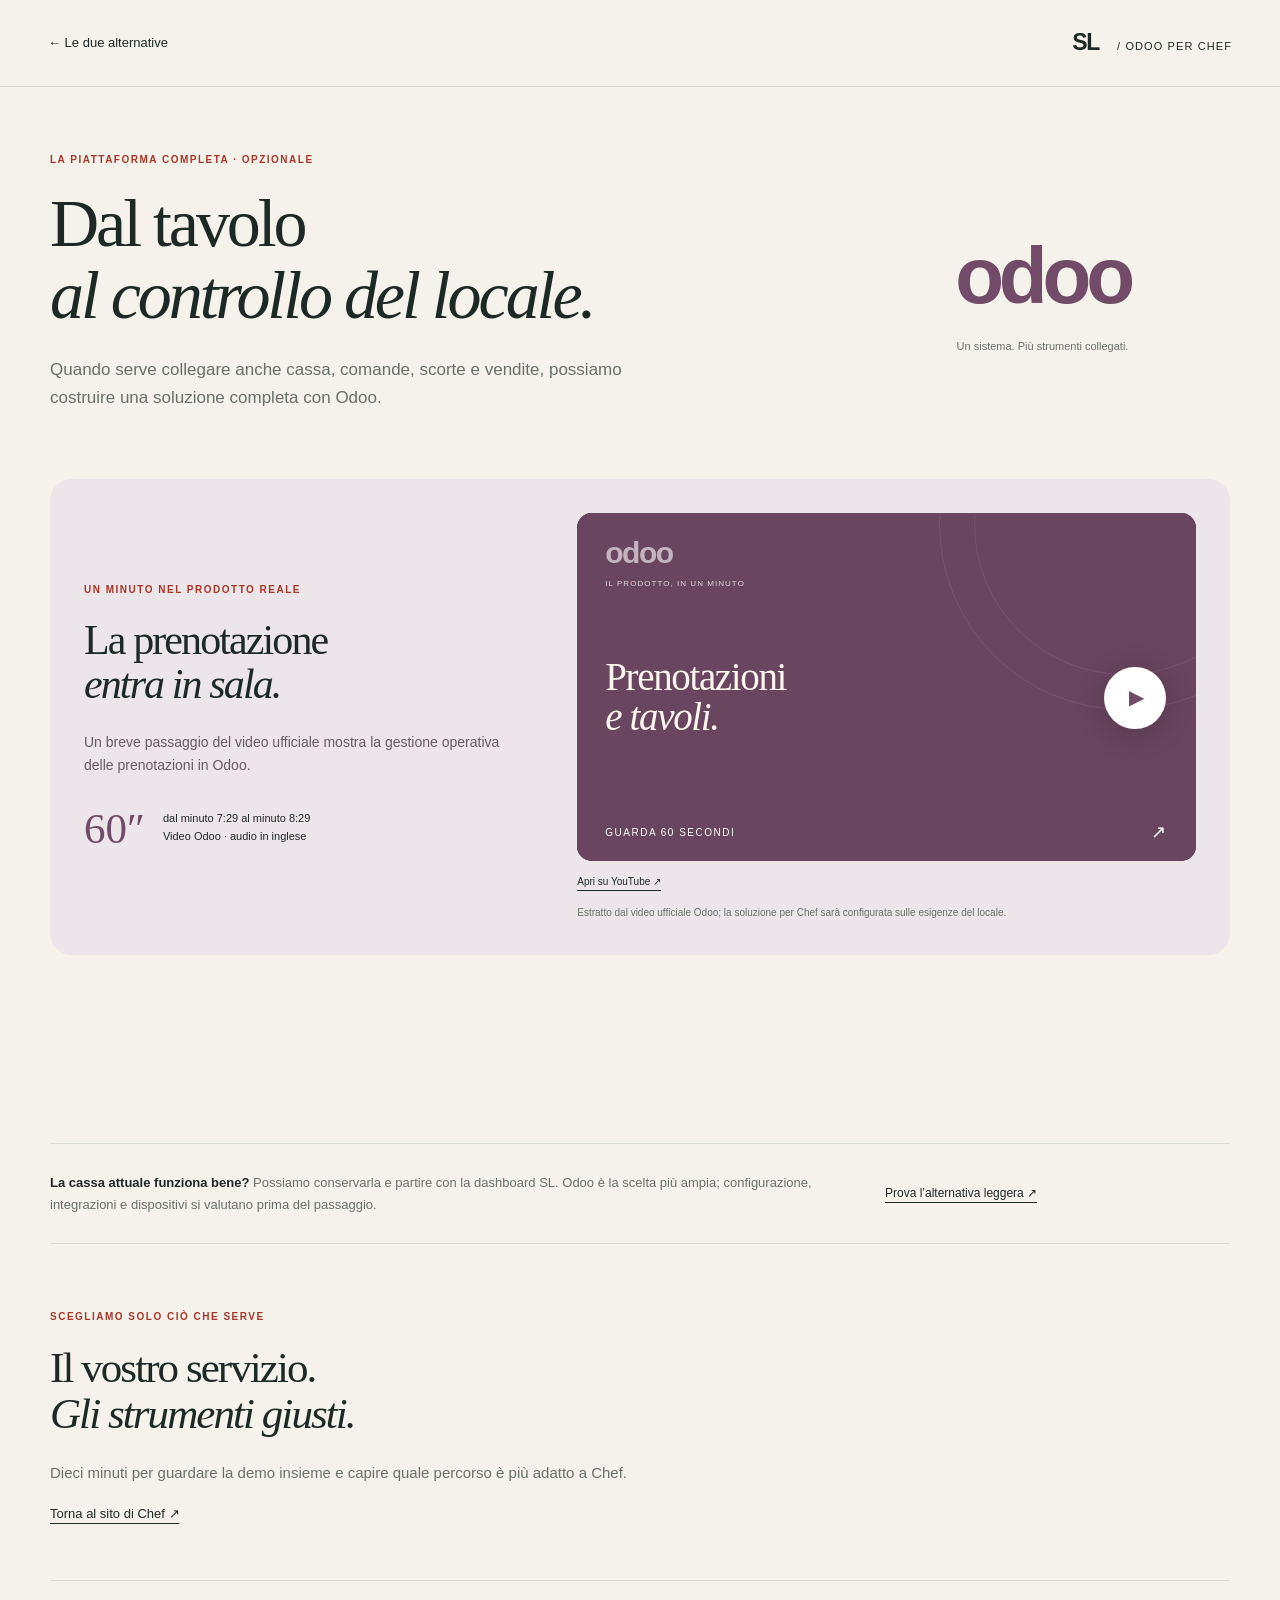
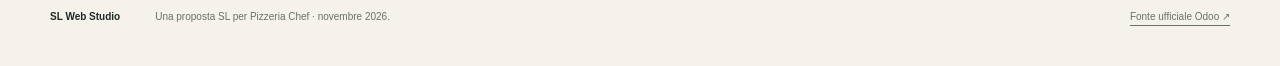
<file: odoo.html>
<!doctype html><html lang="it"><head><meta charset="utf-8"><meta name="viewport" content="width=device-width,initial-scale=1"><meta name="robots" content="noindex,nofollow"><meta http-equiv="Content-Security-Policy" content="default-src 'self'; img-src 'self' data:; style-src 'self'; script-src 'self'; frame-src https://www.youtube-nocookie.com; connect-src 'none'; object-src 'none'; base-uri 'self'; form-action 'none'"><title>Odoo, la soluzione completa per Chef · SL</title><link rel="icon" href="assets/favicon.svg"><link rel="stylesheet" href="gestione.css"><link rel="stylesheet" href="odoo.css"><script src="odoo.js" defer></script><script src="assets/motion.js" defer></script></head><body>
<header class="proposal-header"><a href="gestione.html">← Le due alternative</a><span><b>SL</b> / ODOO PER CHEF</span></header>
<main class="shell"><section class="odoo-intro"><div><span class="eyebrow">LA PIATTAFORMA COMPLETA · OPZIONALE</span><h1>Dal tavolo<br><em>al controllo del locale.</em></h1><p>Quando serve collegare anche cassa, comande, scorte e vendite, possiamo costruire una soluzione completa con Odoo.</p></div><div class="odoo-wordmark">odoo<small>Un sistema. Più strumenti collegati.</small></div></section>
<section class="video-section" id="prenotazioni"><div class="video-story"><span class="eyebrow">UN MINUTO NEL PRODOTTO REALE</span><h2>La prenotazione<br><em>entra in sala.</em></h2><p>Un breve passaggio del video ufficiale mostra la gestione operativa delle prenotazioni in Odoo.</p><div class="video-duration"><strong>60″</strong><span>dal minuto 7:29 al minuto 8:29<br>Video Odoo · audio in inglese</span></div></div><div><div class="video-frame"><button class="video-start" type="button" aria-label="Guarda 60 secondi del video ufficiale Odoo sulle prenotazioni"><span class="poster-brand">odoo<span>IL PRODOTTO, IN UN MINUTO</span></span><span class="poster-title">Prenotazioni<br><em>e tavoli.</em></span><span class="play" aria-hidden="true">▶</span><span class="video-label">GUARDA 60 SECONDI <span aria-hidden="true">↗</span></span></button></div><div class="video-source"><a href="https://www.youtube.com/watch?v=t_MCzbETS4k&amp;t=449s" target="_blank" rel="noopener noreferrer">Apri su YouTube ↗</a><button id="restart-video" type="button" hidden>Ricomincia l’estratto ↻</button></div><small class="caption">Estratto dal video ufficiale Odoo; la soluzione per Chef sarà configurata sulle esigenze del locale.</small></div></section>
<section class="benefits"><div class="benefit-row"><span>01</span><div><h3>Sala, comande e cassa collegate</h3><p>Seguire i tavoli e gli ordini nello stesso sistema, con una vista chiara del servizio.</p></div></div><div class="benefit-row"><span>02</span><div><h3>Vendite e scorte sotto controllo</h3><p>Capire cosa vende, consultare i risultati e gestire prodotti e magazzino.</p></div></div><div class="benefit-row"><span>03</span><div><h3>Una piattaforma che può crescere</h3><p>Aggiungere sito e altri strumenti quando diventano utili al lavoro di Chef.</p></div></div></section>
<div class="odoo-fit"><p><strong>La cassa attuale funziona bene?</strong> Possiamo conservarla e partire con la dashboard SL. Odoo è la scelta più ampia; configurazione, integrazioni e dispositivi si valutano prima del passaggio.</p><a href="sala.html">Prova l’alternativa leggera ↗</a></div>
<section class="proposal-close"><span class="eyebrow">SCEGLIAMO SOLO CIÒ CHE SERVE</span><h2>Il vostro servizio.<br><em>Gli strumenti giusti.</em></h2><p>Dieci minuti per guardare la demo insieme e capire quale percorso è più adatto a Chef.</p><a href="index.html">Torna al sito di Chef ↗</a></section></main>
<footer class="shell"><b>SL Web Studio</b><p>Una proposta SL per Pizzeria Chef · novembre 2026.</p><a href="https://www.odoo.com/documentation/20.0/applications/sales/point_of_sale/restaurant.html" target="_blank" rel="noopener noreferrer">Fonte ufficiale Odoo ↗</a></footer></body></html>
</file>
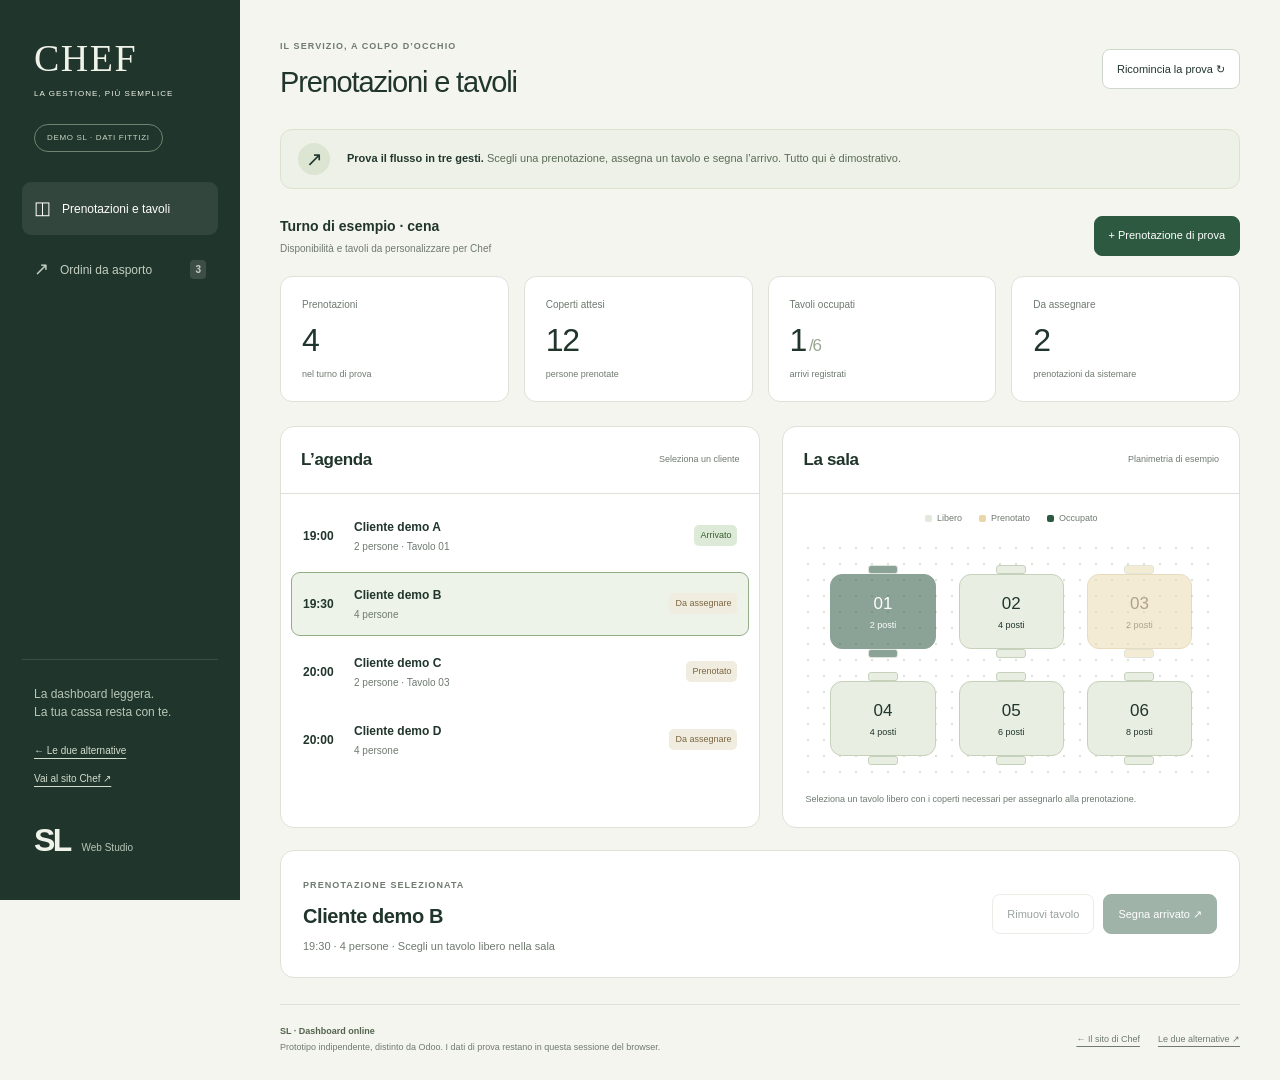
<file: sala.html>
<!doctype html><html lang="it"><head><meta charset="utf-8"><meta name="viewport" content="width=device-width,initial-scale=1"><meta name="robots" content="noindex,nofollow"><meta http-equiv="Content-Security-Policy" content="default-src 'self'; img-src 'self' data:; style-src 'self'; script-src 'self'; connect-src 'none'; frame-src 'none'; object-src 'none'; form-action 'none'; base-uri 'self'"><title>Chef · Dashboard leggera SL — Demo</title><link rel="icon" href="assets/favicon.svg"><link rel="stylesheet" href="sala.css"><script src="sala.js" defer></script></head><body>
<aside class="sidebar"><a class="dashboard-brand" href="index.html">CHEF<span>LA GESTIONE, PIÙ SEMPLICE</span></a><div class="demo-pill">DEMO SL · DATI FITTIZI</div><nav aria-label="Sezioni dashboard"><button type="button" class="active" data-view="sala" aria-pressed="true"><span>◫</span> Prenotazioni e tavoli</button><button type="button" data-view="ordini" aria-pressed="false"><span>↗</span> Ordini da asporto <b id="sidebar-orders">3</b></button></nav><div class="sidebar-bottom"><p>La dashboard leggera.<br>La tua cassa resta con te.</p><a href="gestione.html">← Le due alternative</a><a href="index.html">Vai al sito Chef ↗</a><span class="sl-sign">SL <small>Web Studio</small></span></div></aside>
<main><header class="dashboard-header"><div><span class="eyebrow">IL SERVIZIO, A COLPO D’OCCHIO</span><h1 id="page-title">Prenotazioni e tavoli</h1></div><button class="secondary" id="reset-dashboard" type="button">Ricomincia la prova ↻</button></header>
<div class="demo-guidance"><span class="demo-icon">↗</span><p><strong>Prova il flusso in tre gesti.</strong> Scegli una prenotazione, assegna un tavolo e segna l’arrivo. Tutto qui è dimostrativo.</p></div>
<section id="view-sala"><div class="day-heading"><div><b id="demo-day">Turno di esempio</b><span>Disponibilità e tavoli da personalizzare per Chef</span></div><button id="add-booking" type="button" class="primary">+ Prenotazione di prova</button></div>
<div class="stats"><div><span>Prenotazioni</span><strong id="stat-bookings">0</strong><small>nel turno di prova</small></div><div><span>Coperti attesi</span><strong id="stat-guests">0</strong><small>persone prenotate</small></div><div><span>Tavoli occupati</span><strong id="stat-occupied">0<em>/6</em></strong><small>arrivi registrati</small></div><div><span>Da assegnare</span><strong id="stat-pending">0</strong><small>prenotazioni da sistemare</small></div></div>
<div class="service-grid"><section class="agenda panel" aria-labelledby="agenda-title"><div class="panel-heading"><h2 id="agenda-title">L’agenda</h2><span>Seleziona un cliente</span></div><div id="booking-list"></div></section><section class="floor-panel panel" aria-labelledby="floor-title"><div class="panel-heading"><h2 id="floor-title">La sala</h2><span>Planimetria di esempio</span></div><div class="floor-legend"><span><i class="free"></i> Libero</span><span><i class="booked"></i> Prenotato</span><span><i class="occupied"></i> Occupato</span></div><div class="floor" id="floor"></div><p class="floor-caption">Seleziona un tavolo libero con i coperti necessari per assegnarlo alla prenotazione.</p></section></div>
<section class="selection panel" aria-labelledby="selection-title"><div><span class="eyebrow">PRENOTAZIONE SELEZIONATA</span><h2 id="selection-title">Scegli una prenotazione</h2><p id="selection-detail"></p></div><div class="selection-actions"><button class="secondary" id="unassign" type="button">Rimuovi tavolo</button><button class="primary" id="arrive" type="button">Segna arrivato ↗</button><button class="primary" id="complete" type="button" hidden>Concludi e libera tavolo</button></div></section>
</section>
<section id="view-ordini" hidden><div class="day-heading"><div><b>Gli ordini, dal sito al ritiro</b><span>Prova i passaggi di preparazione e consegna</span></div><a class="secondary" href="index.html#menu">Prova un ordine dal sito ↗</a></div><div class="order-board" id="order-board"></div><p class="board-caption">Ordini dimostrativi. Nessun pagamento o comanda viene inviato.</p></section>
<footer class="dashboard-footer"><p><strong>SL · Dashboard online</strong> Prototipo indipendente, distinto da Odoo. I dati di prova restano in questa sessione del browser.</p><div class="dashboard-footer-links"><a href="index.html">← Il sito di Chef</a><a href="gestione.html">Le due alternative ↗</a></div></footer></main>
<div id="dashboard-toast" role="status" aria-live="polite" hidden></div></body></html>
</file>
<file: assets/intro.css>
.chef-intro {
  display: none;
}

@media (prefers-reduced-motion: no-preference) {
  html.chef-intro-active .chef-intro {
    position: fixed;
    inset: 0;
    z-index: 120;
    display: grid;
    place-items: center;
    isolation: isolate;
    overflow: hidden;
    background: radial-gradient(ellipse at 50% 45%, #304039, #202e29 55%, #19241f);
    clip-path: inset(0);
    transition: clip-path 480ms cubic-bezier(.72, 0, .28, 1);
  }

  .chef-intro-plate {
    position: relative;
    width: clamp(202px, 50vmin, 328px);
    aspect-ratio: 1;
    display: grid;
    place-items: center;
    border: 1px solid #ae977e45;
    border-radius: 50%;
    transition: transform 440ms ease-in, opacity 320ms ease-in;
  }

  .chef-intro-plate::before, .chef-intro-plate::after {
    content: "";
    position: absolute;
    border-radius: 50%;
    pointer-events: none;
  }

  .chef-intro-plate::before {
    inset: 7px;
    border: 1px solid #ae977e35;
  }

  .chef-intro-plate::after {
    inset: -1px;
    border: 1px solid transparent;
    border-top-color: #e0bb8e;
    border-right-color: #be9272;
    animation: chef-plate-turn 1.65s cubic-bezier(.32, .62, .35, 1) both;
  }

  .chef-intro-mark {
    display: block;
    width: 64%;
    aspect-ratio: 3 / 2;
    background: white;
    mask: url("chef-logo-clean.jpg") center / contain no-repeat;
    mask-mode: luminance;
    animation: chef-mark-in 520ms cubic-bezier(.16, 1, .3, 1) both;
  }

  html.chef-intro-leaving .chef-intro { clip-path: inset(0 0 100%); }
  .chef-intro-leaving .chef-intro-plate { transform: translateY(-18px); opacity: 0; }

  @keyframes chef-plate-turn {
    from { opacity: 0; transform: rotate(-145deg); }
    20% { opacity: 1; }
    to { opacity: 1; transform: rotate(155deg); }
  }

  @keyframes chef-mark-in {
    from { opacity: 0; transform: translateY(5px) scale(.96); }
    to { opacity: 1; transform: none; }
  }
}
</file>
<file: assets/style.css>
:root{--paper:#f5f2eb;--ink:#1d2925;--red:#a63c31;--muted:#6d736c;--line:#d9dbd2;--cream:#e8dfcd;--serif:Georgia,serif;--sans:Arial,sans-serif}*{box-sizing:border-box}html{scroll-behavior:smooth;scroll-padding-top:100px}body{margin:0;background:var(--paper);color:var(--ink);font:16px/1.55 var(--sans)}button,input,select{font:inherit}button{cursor:pointer;border:0;background:none;color:inherit}a{color:inherit;text-underline-offset:5px}img{display:block;max-width:100%;height:auto}a,button{touch-action:manipulation}button:disabled{opacity:.4;cursor:not-allowed}:focus-visible{outline:3px solid #d77a38;outline-offset:4px}[hidden],.hidden{display:none!important}.section-shell{width:min(1280px,calc(100% - 96px));margin-inline:auto}h1,h2,h3,p{margin-top:0}h1,h2{font-family:var(--serif);font-weight:400;line-height:1.03;letter-spacing:-.045em}h1{font-size:clamp(54px,5.7vw,88px);margin:22px 0 28px}h2{font-size:clamp(40px,4.1vw,62px);margin-bottom:26px}h1 em,h2 em{font-weight:400}.button{display:inline-flex;align-items:center;justify-content:space-between;gap:25px;min-height:52px;padding:14px 23px;text-decoration:none;font-size:14px;font-weight:600;border-radius:3px}.button-light{background:var(--paper);color:var(--ink)}.button-gold{background:var(--red);color:white}.button-dark{background:var(--ink);color:white}.button:hover{filter:brightness(1.1)}.text-button{display:inline-flex;align-items:center;gap:21px;padding:12px 0;border-bottom:1px solid currentColor;text-decoration:none;font-size:14px}.eyebrow{display:block;font-size:11px;letter-spacing:.15em;font-weight:600;text-transform:uppercase}.eyebrow.dark{color:var(--muted)}.tiny-line{width:32px;height:1px;background:currentColor;margin-right:10px}.demo-banner{display:flex;align-items:center;justify-content:center;gap:9px;padding:9px 20px;background:#e7dfcb;font-size:10px;letter-spacing:.07em}.demo-banner a{margin-left:30px;letter-spacing:0;font-size:11px}.demo-dot{width:6px;height:6px;border-radius:50%;background:var(--red)}.site-header{height:96px;padding:14px 48px;display:flex;align-items:center;justify-content:space-between;background:var(--ink);color:var(--paper)}.brand,.brand img{width:120px}.brand img{height:68px;object-fit:cover;mix-blend-mode:screen}.desktop-nav{display:flex;gap:32px}.desktop-nav a{font-size:13px;text-decoration:none}.header-actions{display:flex;gap:18px;align-items:center}.header-actions .button{min-height:44px;padding:10px 16px;font-size:12px}.cart-trigger{font-size:12px}.cart-trigger span{display:inline-grid;place-items:center;margin-left:5px;border:1px solid #ffffff30;border-radius:50%;min-width:25px;height:25px}.mobile-toggle{display:none;font-size:25px}.mobile-nav{padding:18px;background:var(--ink);color:var(--paper)}.mobile-nav a{display:block;padding:9px;text-decoration:none}.hero{display:grid;grid-template-columns:1fr 1.08fr;gap:64px;align-items:center;min-height:690px;padding-block:58px 66px}.hero-copy .eyebrow{color:var(--red)}.hero-description{max-width:440px;color:#5d665e;font-size:16px;line-height:1.7;margin-bottom:28px}.hero-actions{display:flex;gap:24px;align-items:center;flex-wrap:wrap}.hero-footnote{margin-top:42px;display:flex;align-items:center;font-size:9px;letter-spacing:.14em;color:var(--muted)}.hero-visual{position:relative;align-self:stretch;min-height:520px;overflow:hidden;border-radius:180px 180px 0 0;background:#2f382e}.hero-photo{width:100%;height:100%;min-height:520px;object-fit:cover;object-position:48% 50%;position:absolute}.hero-photo-shade{position:absolute;inset:0;background:linear-gradient(0deg,#0008,transparent 40%)}.photo-caption{position:absolute;bottom:30px;left:34px;color:white}.photo-caption span{font:36px var(--serif);letter-spacing:.08em}.photo-caption small{display:block;font-size:9px;letter-spacing:.15em}.round-note{position:absolute;right:20px;top:28px;width:98px;height:98px;display:flex;flex-direction:column;align-items:center;justify-content:center;background:var(--paper);border-radius:50%;text-align:center;line-height:1.25;font-size:12px;font-weight:600}.round-note span{font:italic 10px var(--serif);margin-top:7px}.reputation{display:flex;align-items:center;justify-content:space-between;gap:28px;padding-block:28px;border-block:1px solid var(--line);margin-bottom:62px}.reputation>div{display:flex;align-items:center;gap:20px}.reputation strong{font:48px var(--serif);white-space:nowrap}.reputation strong span{font:16px var(--sans)}.reputation p{margin:0;font-size:12px}.reputation small{display:block;font-size:9px;color:var(--muted);margin-top:4px}.reputation>p{font:22px/1.2 var(--serif)}.reputation a{font-size:11px;white-space:nowrap}.ticker{overflow:hidden;background:var(--ink);color:var(--cream);padding:18px 0;white-space:nowrap;font:15px var(--serif);letter-spacing:.08em}.ticker div{width:max-content;min-width:100%;text-align:center}.ticker b{color:#a69d78;font-weight:400;margin:0 40px}.menu-section{padding:92px 0 80px}.section-heading{display:flex;align-items:flex-end;justify-content:space-between;gap:40px;margin-bottom:37px}.section-heading h2{margin:12px 0 0}.section-heading>p{font-size:13px;color:var(--muted);margin-bottom:5px;line-height:1.7}.menu-toolbar{display:flex;align-items:center;justify-content:space-between;gap:20px;border-bottom:1px solid var(--line);padding-bottom:23px;margin-bottom:30px}.category-tabs{display:flex;gap:7px;flex-wrap:wrap}.category-tabs button{padding:9px 14px;border:1px solid var(--line);border-radius:30px;font-size:12px}.category-tabs button.active{background:var(--ink);color:var(--paper);border-color:var(--ink)}.menu-demo-note{font-size:10px;color:var(--muted);max-width:220px;text-align:right}.menu-grid{display:grid;grid-template-columns:repeat(4,minmax(0,1fr));gap:22px}.menu-card{border-bottom:1px solid var(--line);display:flex;flex-direction:column;min-width:0}.menu-card>img{width:100%;height:210px;object-fit:cover;border-radius:6px}.card-visual{height:210px;display:grid;place-items:center;background:#e0e8df;border-radius:6px;font:36px var(--serif);color:#5d7364}.card-body{padding:21px 0;display:flex;flex-direction:column;flex:1}.card-top{display:flex;align-items:flex-start;justify-content:space-between;gap:10px}.card-top h3{font:22px/1.2 var(--serif);margin-bottom:12px}.price{font-size:12px;white-space:nowrap}.description{font-size:12px;line-height:1.6;color:var(--muted);margin-bottom:15px}.tagline{font-size:9px;color:#7c8178;margin-top:auto;margin-bottom:12px}.add-button{align-self:flex-start;border-bottom:1px solid var(--ink);padding:5px 0;font-size:12px}.menu-bottom-note{margin-top:25px;display:flex;align-items:center;justify-content:space-between;gap:20px}.experience{display:grid;grid-template-columns:1fr 1fr;gap:85px;align-items:center;padding-block:45px 100px}.experience-photo{position:relative}.experience-photo>img{aspect-ratio:1;object-fit:cover;width:100%;border-radius:5px}.photo-label{position:absolute;bottom:23px;left:25px;color:white;font-size:10px;letter-spacing:.12em;text-shadow:0 1px 8px black}.experience-copy>.eyebrow{color:var(--red);margin-bottom:23px}.experience-copy>p{font-size:14px;line-height:1.8;color:var(--muted)}.craft{display:grid;grid-template-columns:.65fr 1fr;gap:80px;align-items:center;background:var(--cream);padding:38px;margin-bottom:95px}.craft img{aspect-ratio:1;object-fit:cover;width:100%}.craft h2{font-size:46px;margin:17px 0 20px}.craft p{font-size:13px;line-height:1.8;max-width:470px}.concept-note{font-size:10px!important;color:var(--muted)}.location{display:grid;grid-template-columns:1fr 1fr;gap:70px;border-top:1px solid var(--line);padding-block:65px 85px}.location h2{margin-top:20px}.address{font-size:14px;line-height:1.8}.location-art{position:relative;overflow:hidden;min-height:330px;background:#e2e6dc;border:1px solid #cbd2c3;border-radius:4px}.map-road{position:absolute;background:var(--paper);border:1px solid #d1d7ca}.road-one{width:135%;height:42px;transform:rotate(-25deg);left:-18%;top:42%}.road-two{height:150%;width:38px;transform:rotate(24deg);left:60%;top:-25%}.road-three{width:120%;height:25px;transform:rotate(18deg);left:-10%;top:78%}.map-street{position:absolute;font-size:9px;letter-spacing:.13em}.street-one{left:18%;top:42%;transform:rotate(-25deg)}.street-two{left:10%;top:17%;color:#79876f}.map-pin{position:absolute;left:52%;top:49%;transform:translate(-50%,-50%);text-align:center;font-size:10px;font-weight:600;letter-spacing:.1em;background:var(--red);color:white;padding:10px 15px;border-radius:5px}.map-pin span{display:block;font-size:14px}.map-caption{position:absolute;bottom:20px;left:20px;font-size:9px;letter-spacing:.12em;color:#718067}.site-footer{padding-block:40px 35px;border-top:1px solid var(--line)}.footer-top{display:flex;justify-content:space-between;align-items:center;padding-bottom:32px}.footer-wordmark{font:36px var(--serif);letter-spacing:.08em}.footer-wordmark span{display:block;font:8px var(--sans);letter-spacing:.18em}.footer-top>a{font-size:11px}.footer-bottom{display:flex;justify-content:space-between;gap:25px;border-top:1px solid var(--line);padding-top:22px}.footer-bottom p{font-size:10px;color:var(--muted);margin:0}.footer-bottom>div{display:flex;gap:20px;align-items:flex-start;font-size:10px}.footer-bottom button{padding:0;font-size:10px;text-decoration:underline}.photo-source{font-size:9px;color:#858c81;line-height:1.6;margin-top:22px}.mobile-cart-bar{display:none}.table-hint{margin:0 auto 30px;text-align:center;background:var(--ink);color:white;padding:12px;font-size:13px}#toast{position:fixed;z-index:99;bottom:28px;left:50%;transform:translateX(-50%);background:var(--ink);color:white;border:1px solid #fff3;border-radius:5px;padding:15px 22px;font-size:13px;max-width:90vw;box-shadow:0 8px 30px #0003}dialog{border:0;border-radius:8px;background:var(--paper);color:var(--ink);padding:30px;width:min(550px,calc(100% - 28px));max-height:90dvh;overflow:auto;box-shadow:0 20px 100px #0004}dialog::backdrop{background:#17201cc9;backdrop-filter:blur(4px)}.dialog-header{display:flex;align-items:center;justify-content:space-between;margin-bottom:20px}.close-dialog{font-size:30px;line-height:1;padding:0 3px}dialog h2{font-size:43px;margin-bottom:14px}.dialog-notice{font-size:12px;color:var(--muted);padding:12px;background:#e8e7db;border-radius:4px}form label{display:block;font-size:12px;font-weight:600;margin-bottom:16px}input,select{width:100%;display:block;padding:12px;border:1px solid #bfc5b9;border-radius:4px;background:white;color:var(--ink);margin-top:6px;min-height:46px}input[readonly]{color:#6e766a;background:#ebece4}.form-row{display:grid;grid-template-columns:1fr 1fr;gap:18px}.full-width{width:100%}.result-box{margin-top:24px;padding:18px;border:1px solid #a1b39d;background:#e2eadf;border-radius:4px;font-size:13px}.result-box p{margin-top:10px}.result-box .button{font-size:12px;margin-top:8px}.empty-state{text-align:center;padding:25px 10px}.empty-state>span{font-size:38px}.empty-state h3{font:30px var(--serif);margin:12px 0}.empty-state p{font-size:13px;color:var(--muted)}.cart-row{display:flex;align-items:center;justify-content:space-between;padding:17px 0;border-bottom:1px solid var(--line);gap:20px}.cart-item-info strong,.cart-item-info span{display:block;font-size:13px}.cart-item-info span{font-size:11px;color:var(--muted);margin-top:5px}.qty-control{display:flex;gap:12px}.qty-control button{display:grid;place-items:center;border:1px solid var(--line);border-radius:50%;height:30px;width:30px;font-size:16px}.cart-summary{display:flex;justify-content:space-between;font-size:14px;padding:24px 0}
@media(max-width:1100px){.section-shell{width:calc(100% - 64px)}.site-header{padding-inline:32px}.desktop-nav{gap:18px}.hero{gap:35px;min-height:620px}.hero-visual,.hero-photo{min-height:485px}.menu-grid{grid-template-columns:repeat(2,minmax(0,1fr));gap:30px}.menu-card>img,.card-visual{height:260px}.experience{gap:40px}.reputation>p{display:none}.craft{gap:35px}.craft h2{font-size:40px}}
@media(max-width:700px){html{scroll-padding-top:25px}.section-shell{width:calc(100% - 40px)}.demo-banner{padding:8px 10px;justify-content:flex-start;font-size:8px;gap:6px;letter-spacing:.02em;flex-wrap:wrap}.banner-detail{font-size:8px}.demo-banner a{margin-left:auto;font-size:9px}.site-header{height:80px;padding:10px 20px}.brand,.brand img{width:98px}.brand img{height:55px}.desktop-nav,.header-book,.cart-trigger{display:none}.mobile-toggle{display:block}.hero{display:flex;flex-direction:column;gap:30px;padding-block:40px 32px;min-height:0}.hero-copy{align-self:flex-start;width:100%}h1{font-size:58px;margin:18px 0 22px}.hero-description{font-size:14px;margin-bottom:25px}.hero-actions{gap:22px}.hero-actions .button{min-height:48px;padding:12px 17px;font-size:12px}.hero-actions .text-button{font-size:12px}.hero-footnote{margin-top:26px;font-size:8px}.hero-visual{width:100%;min-height:365px;border-radius:140px 140px 0 0}.hero-photo{min-height:365px}.round-note{width:78px;height:78px;right:16px;top:20px;font-size:10px}.photo-caption{bottom:20px;left:22px}.photo-caption span{font-size:29px}.reputation{padding-block:22px;margin-bottom:35px;gap:15px;align-items:flex-end}.reputation>div{gap:12px}.reputation strong{font-size:38px}.reputation p{font-size:10px;max-width:150px}.reputation small{font-size:8px}.reputation a{font-size:9px}.ticker{font-size:12px;padding:14px 0}.ticker b{margin:0 23px}.menu-section{padding:48px 0 35px}.section-heading{display:block;margin-bottom:25px}.section-heading>p{margin-top:18px;font-size:12px}.section-heading h2{font-size:45px}.menu-toolbar{align-items:flex-start;flex-direction:column;gap:15px}.category-tabs{gap:5px}.category-tabs button{font-size:11px;padding:8px 11px}.menu-demo-note{max-width:none;text-align:left;font-size:9px}.menu-grid{gap:22px 14px}.menu-card>img,.card-visual{height:145px}.card-top{display:block}.card-top h3{font-size:20px;margin-bottom:7px}.price{font-size:11px}.description{font-size:11px;margin-top:10px;line-height:1.5}.tagline{font-size:8px}.card-body{padding-top:14px}.menu-bottom-note{flex-wrap:wrap;justify-content:flex-start;gap:12px 20px}.experience{grid-template-columns:1fr;gap:30px;padding-block:28px 45px}.experience-photo>img{aspect-ratio:5/4}.experience-copy h2{font-size:41px}.experience-copy>.eyebrow{margin-bottom:17px}.craft{grid-template-columns:1fr;gap:25px;padding:20px;margin-bottom:45px}.craft img{aspect-ratio:4/3}.craft h2{font-size:40px;margin-bottom:18px}.location{grid-template-columns:1fr;gap:30px;padding-block:40px 45px}.location h2{font-size:43px}.location-art{min-height:270px}.site-footer{padding-top:28px;padding-bottom:85px}.footer-top{padding-bottom:25px}.footer-bottom{flex-direction:column;gap:20px}.footer-bottom>div{flex-wrap:wrap;gap:18px}.photo-source{width:100%;font-size:8px}.mobile-cart-bar{display:flex;align-items:center;justify-content:space-between;position:fixed;bottom:12px;left:16px;right:16px;z-index:20;background:var(--ink);color:white;border:1px solid #fff3;border-radius:5px;box-shadow:0 5px 20px #0002;padding:14px 16px;font-size:12px}.mobile-cart-bar b{margin-left:5px;font-size:10px;background:#fff2;border-radius:20px;padding:3px 6px}.mobile-cart-bar>span:last-child{font-size:19px}#toast{bottom:80px;font-size:11px;padding:12px 16px}dialog{padding:22px}.form-row{gap:12px}dialog h2{font-size:36px}}
@media(prefers-reduced-motion:reduce){html{scroll-behavior:auto}*,*:before,*:after{transition:none!important}}
/* SL — refined, lightweight motion and a calmer page rhythm. */
:root{--red:#a73629}.skip-link{position:absolute;z-index:100;left:20px;top:-80px;padding:12px 18px;background:white}.skip-link:focus{top:12px}.site-header{position:relative;z-index:5}.button{border-radius:9px;transition:transform .22s ease,background .22s ease,box-shadow .22s ease}.button:hover{transform:translateY(-2px);box-shadow:0 8px 20px #1d292512}.button:active{transform:translateY(0)}.button span,.text-button span{transition:transform .2s ease}.button:hover span,.text-button:hover span{transform:translate(3px,-2px)}.desktop-nav a{position:relative}.desktop-nav a:after{content:'';position:absolute;bottom:-6px;left:0;width:100%;height:1px;background:currentColor;transform:scaleX(0);transform-origin:left;transition:transform .25s}.desktop-nav a:hover:after{transform:scaleX(1)}.hero{padding-block:54px 62px;gap:65px;min-height:660px}.hero-visual{border-radius:180px 180px 22px 22px}.hero-photo{animation:photo-settle 1.2s cubic-bezier(.22,1,.36,1) both}.hero-copy>div,.hero-copy>h1,.hero-copy>p{animation:hero-enter .8s cubic-bezier(.22,1,.36,1) both}.hero-copy>h1{animation-delay:.08s}.hero-copy>p{animation-delay:.16s}.hero-actions{animation-delay:.22s!important}.round-note{box-shadow:0 5px 30px #0002;animation:seal-enter .8s .18s cubic-bezier(.22,1,.36,1) both}.menu-card>img,.card-visual{border-radius:14px;transition:transform .35s}.menu-card:hover>img{transform:translateY(-4px)}.menu-card{animation:hero-enter .35s both}.menu-card:nth-child(2){animation-delay:.04s}.menu-card:nth-child(3){animation-delay:.08s}.menu-card:nth-child(4){animation-delay:.12s}.category-tabs button{transition:background .2s,color .2s,transform .2s}.category-tabs button:hover{transform:translateY(-2px)}.experience{gap:75px}.experience-photo>img{border-radius:20px 80px 20px 20px}.location-card{border-radius:22px;background:#e6e8df;display:flex;flex-direction:column;justify-content:space-between;min-height:350px;padding:32px;position:relative;overflow:hidden}.location-coordinate{font-size:11px;letter-spacing:.18em;color:#607160;position:relative;z-index:1}.location-coordinate em{font:italic 23px Georgia,serif;letter-spacing:-.03em;display:block;margin-top:4px}.location-card:after{content:'↗';font:310px/1 Georgia,serif;position:absolute;right:-15px;top:-50px;color:#d6dccf;transform:rotate(-10deg);pointer-events:none}.location-directions{position:relative;z-index:1}.location-directions h3{font:28px Georgia,serif;margin:18px 0 10px}.location-directions p{font-size:13px;color:var(--muted)}.location-marker{font-size:24px}.location-directions .button{font-size:12px}.owner-preview{display:flex;justify-content:space-between;gap:50px;align-items:center;background:#e9dfce;border-radius:22px;padding:40px;margin-bottom:60px}.owner-preview h2{font-size:40px;margin:16px 0}.owner-preview p{font-size:13px;max-width:610px;color:#5e665c;margin-bottom:0}.owner-preview>a{flex-shrink:0}.footer-bottom>div{flex-wrap:wrap}.site-footer .photo-source{width:100%;margin-inline:0}dialog{border-radius:18px;animation:dialog-enter .2s ease}dialog::backdrop{animation:backdrop-enter .2s ease}.result-box,.dialog-notice{border-radius:10px}.dialog-notice strong{display:block;margin-bottom:3px}input,select{border-radius:8px}.mobile-cart-bar{border-radius:14px}.reveal-ready{opacity:0;transform:translateY(24px);transition:opacity .65s cubic-bezier(.22,1,.36,1),transform .65s cubic-bezier(.22,1,.36,1)}.reveal-ready.is-visible{opacity:1;transform:translateY(0)}
@keyframes hero-enter{from{opacity:0;transform:translateY(16px)}to{opacity:1;transform:none}}@keyframes photo-settle{from{transform:scale(1.07)}to{transform:scale(1)}}@keyframes seal-enter{from{opacity:0;transform:rotate(-12deg) scale(.85)}to{opacity:1;transform:none}}@keyframes dialog-enter{from{opacity:0;transform:translateY(12px) scale(.98)}to{opacity:1;transform:none}}@keyframes backdrop-enter{from{opacity:0}to{opacity:1}}
@media(max-width:1000px){.hero{gap:35px}.owner-preview{align-items:flex-start;flex-direction:column;gap:22px}.experience{gap:40px}}
@media(max-width:700px){.hero{padding-block:36px 32px;min-height:0;gap:30px}.hero h1{font-size:clamp(47px,13.6vw,65px)}.hero-visual{border-radius:135px 135px 18px 18px}.experience{gap:30px}.experience-photo>img{border-radius:18px 60px 18px 18px}.location-card{min-height:320px;padding:25px}.owner-preview{padding:26px;margin-bottom:35px;border-radius:18px}.owner-preview h2{font-size:34px}.owner-preview .button{width:100%}.footer-bottom>div{gap:16px}.reveal-ready{transform:translateY(16px)}.menu-card>img,.card-visual{border-radius:11px}.menu-card:hover>img{transform:none}}
@media(prefers-reduced-motion:reduce){html{scroll-behavior:auto}*,*:before,*:after{animation:none!important;transition:none!important;scroll-behavior:auto!important}.reveal-ready{opacity:1!important;transform:none!important}.button:hover,.menu-card:hover>img{transform:none}}

.hero-art {
  position: relative;
  isolation: isolate;
  display: grid;
  align-self: stretch;
  min-width: 0;
}
.hero-art > .round-note {
  z-index: 1;
  border: 1px solid rgb(29 41 37 / 13%);
}

.compare-proposals {
  display: inline-flex;
  align-items: center;
  justify-content: center;
  gap: .55rem;
  min-height: 44px;
  padding: .6rem .95rem;
  border: 1px solid #ddc7a3;
  border-radius: 9px;
  background: #f1dfbe;
  color: #1d2925;
  font-size: 13px;
  font-weight: 700;
  text-decoration: none;
  white-space: nowrap;
}
.compare-proposals:hover { background: #fff0d6; }
@media (min-width: 701px) and (max-width: 1050px) {
  .site-header { padding-inline: 18px; }
  .desktop-nav, .header-actions { gap: 12px; }
  .brand, .brand img { width: 92px; }
  .header-actions .header-book { display: none; }
}
@media (max-width: 700px) {
  .header-actions { gap: 9px; }
  .compare-proposals { padding-inline: .7rem; font-size: 12px; }
}
@media (max-width: 360px) {
  .site-header { padding-inline: 10px; }
  .brand, .brand img { width: 72px; }
}

@media (pointer: coarse) {
  dialog select, dialog input { font-size: 16px; min-width: 0; }
  .form-row { grid-template-columns: repeat(2, minmax(0, 1fr)); }
  .close-dialog, .qty-control button, .mobile-toggle { min-width: 44px; min-height: 44px; }
  .category-tabs button, .add-button { min-height: 44px; }
  .qty-control { gap: 6px; }
}
@media (max-width: 700px) {
  .mobile-cart-bar { bottom: calc(12px + env(safe-area-inset-bottom, 0px)); }
  .site-footer { padding-bottom: calc(85px + env(safe-area-inset-bottom, 0px)); }
  #toast { bottom: calc(80px + env(safe-area-inset-bottom, 0px)); pointer-events: none; }
}
@media (max-width: 375px) {
  .form-row { grid-template-columns: minmax(0, 1fr); }
}


.experience-actions {
  display: flex;
  flex-wrap: wrap;
  gap: 12px;
  margin-top: 28px;
}
.experience-button {
  background: var(--paper);
  color: var(--ink);
  border: 1px solid var(--ink);
  transition: background-color .2s ease, color .2s ease;
}
.experience-button:hover {
  filter: none;
  transform: none;
  box-shadow: none;
}
@media (hover: hover) {
  .experience-button:hover {
    background: var(--ink);
    color: var(--paper);
  }
}
.experience-button:focus-visible,
.experience-button:active {
  background: var(--ink);
  color: var(--paper);
}
@media (max-width: 480px) {
  .experience-actions {
    flex-direction: column;
  }
}
@media (prefers-reduced-motion: reduce) {
  .experience-button,
  .experience-button span {
    transition: none;
  }
  .experience-button:hover span {
    transform: none;
  }
}
</file>
<file: assets/cart.css>
#cart-dialog {
  width: min(33rem, calc(100% - 24px));
  max-height: min(90vh, 48rem);
  max-height: min(90dvh, 48rem);
  padding: clamp(18px, 5vw, 32px);
  border: 0;
  border-radius: 18px;
  background: var(--paper);
  color: var(--ink);
  box-shadow: 0 20px 100px #0004;
  overflow: auto;
  overscroll-behavior: contain;
  line-height: 1.5;
}
#cart-dialog::backdrop { background: #17201cbb; backdrop-filter: blur(3px); }
#cart-dialog button, #cart-dialog select { color: inherit; background: none; font: inherit; }
#cart-dialog button { border: 0; cursor: pointer; touch-action: manipulation; }
#cart-dialog button:disabled { opacity: .4; cursor: default; }
#cart-dialog .dialog-header { display: flex; align-items: center; justify-content: space-between; gap: .8rem; margin-bottom: .65rem; }
#cart-dialog .eyebrow { color: var(--muted); font-size: .68rem; font-weight: 700; letter-spacing: .13em; }
#cart-dialog .close-dialog { flex: none; width: 44px; height: 44px; padding: 0; font: 1.9rem/1 Arial, sans-serif; }
#cart-title { margin: 0 0 1rem; font: 400 clamp(2.35rem, 7vw, 3.1rem)/1.05 Georgia, serif; letter-spacing: -.05em; }
#cart-dialog .dialog-notice { margin: 0; padding: .7rem .9rem; color: var(--muted); background: #e8e7db; border-radius: 9px; font-size: .85rem; }
#cart-dialog .empty-state { padding: 1.4rem 0 .4rem; text-align: center; }
#cart-dialog .empty-state > span { color: var(--red); font-size: 1.8rem; }
#cart-dialog .empty-state h3 { margin: .45rem 0; font: 400 1.7rem Georgia, serif; }
#cart-dialog .empty-state p { margin: .5rem 0 1.1rem; color: var(--muted); font-size: .9rem; }
#cart-dialog .cart-row { display: flex; align-items: center; justify-content: space-between; gap: .75rem; padding: .8rem 0; border-bottom: 1px solid var(--line); }
#cart-dialog .cart-item-info { min-width: 0; overflow-wrap: anywhere; }
#cart-dialog .cart-item-info strong, #cart-dialog .cart-item-info span { display: block; font-size: .88rem; }
#cart-dialog .cart-item-info span { color: var(--muted); font-size: .8rem; }
#cart-dialog .qty-control { flex: none; display: flex; gap: 4px; }
#cart-dialog .qty-control button { display: grid; place-items: center; border: 1px solid var(--line); width: 44px; height: 44px; border-radius: 50%; font-size: 1.15rem; padding: 0; }
#cart-dialog .cart-summary { display: flex; justify-content: space-between; align-items: baseline; gap: 1rem; padding: 1rem 0; font-size: .9rem; }
#cart-dialog label { display: block; font-size: .85rem; font-weight: 650; margin-bottom: 1rem; }
#cart-dialog select { display: block; width: 100%; min-width: 0; min-height: 48px; padding: .65rem; margin-top: .3rem; border: 1px solid var(--line); border-radius: 8px; background: #fff; font-size: 1rem; }
#cart-dialog .button { display: inline-flex; align-items: center; justify-content: space-between; gap: .8rem; min-height: 46px; padding: .7rem 1rem; border-radius: 9px; background: var(--ink); color: #fff; font: 650 .88rem/1.4 Arial, sans-serif; text-decoration: none; }
#cart-dialog .full-width { width: 100%; }
#cart-dialog .result-box { margin-top: 1rem; padding: 1rem; border-radius: 10px; border: 1px solid #a1b39d; background: #e2eadf; font-size: .88rem; }
#cart-dialog .result-box p { margin: .5rem 0; }
#cart-dialog .result-box a { margin-top: .6rem; }
.catalog-cart-trigger, .catalog-cart-link, .catalog-basket {
  border: 1px solid var(--ink); border-radius: 9px; padding: .6rem .9rem;
  background: var(--paper); color: var(--ink); font: 650 .88rem/1.4 Arial, sans-serif;
  cursor: pointer; touch-action: manipulation;
}
.catalog-cart-trigger { margin-top: 1rem; min-height: 44px; }
.catalog-cart-trigger:hover, .catalog-cart-trigger:focus-visible { background: var(--ink); color: var(--paper); }
.catalog-cart-trigger span { margin-left: .3rem; padding: .1rem .4rem; border: 1px solid currentColor; border-radius: 1rem; }
.catalog-cart-link { min-height: 44px; padding-inline: 0; border: 0; background: none; color: inherit; }
.catalog-basket { position: fixed; z-index: 2; right: max(1rem, env(safe-area-inset-right)); bottom: calc(1rem + env(safe-area-inset-bottom)); display: flex; align-items: center; justify-content: space-between; gap: 1rem; min-height: 50px; border: 1px solid #ffffff40; border-radius: 14px; background: var(--ink); color: #fff; box-shadow: 0 6px 24px #1d292534; }
.catalog-basket b { margin-left: .25rem; padding: .15rem .45rem; border-radius: 1rem; background: #ffffff26; }
body:has(.catalog-basket:not([hidden])) footer { padding-bottom: calc(5rem + env(safe-area-inset-bottom)); }
body#inizio #toast { position: fixed; z-index: 2; right: 1rem; bottom: calc(5rem + env(safe-area-inset-bottom)); max-width: calc(100% - 2rem); background: var(--ink); color: #fff; padding: .65rem .85rem; border-radius: 8px; font-size: .85rem; pointer-events: none; }
@media (max-width: 600px) { .catalog-basket { left: max(1rem, env(safe-area-inset-left)); } }
</file>
<file: assets/photo-viewer.css>
.dish-photo, .home-dish-photo, .menu-cover-zoom {
  position: relative;
  display: block;
  overflow: hidden;
  padding: 0;
  border: 0;
  background: transparent;
  cursor: zoom-in;
}
.dish-photo:focus-visible, .home-dish-photo:focus-visible, .menu-cover-zoom:focus-visible {
  outline: 3px solid #be542c;
  outline-offset: 3px;
}
.dish-photo::after, .home-dish-photo::after, .menu-cover-zoom::after {
  content: '';
  position: absolute;
  right: 8px;
  bottom: 8px;
  width: 24px;
  height: 24px;
  border-radius: 50%;
  background-color: #1d2925;
  opacity: .9;
  background-image: radial-gradient(circle at 43% 43%, transparent 0 4px, #fff 4.5px 5.5px, transparent 6px),
    linear-gradient(45deg, transparent 36%, #fff 37% 61%, transparent 62%);
  background-size: 100% 100%, 6px 6px;
  background-position: center, 14px 14px;
  background-repeat: no-repeat;
}
.menu-cover-zoom { width: 100%; border-radius: 16px; }
.home-dish-photo { width: 100%; height: 210px; border-radius: 14px; }
.home-dish-photo img { width: 100%; height: 100%; display: block; object-fit: cover; }
@media (max-width: 1100px) { .home-dish-photo { height: 260px; } }
@media (max-width: 700px) { .home-dish-photo { height: 145px; border-radius: 11px; } }
@media (max-width: 580px) { .menu-cover-zoom { border-radius: 11px; } }

dialog.dish-lightbox {
  box-sizing: border-box;
  inset: 0;
  width: min(90vw, 780px);
  max-width: calc(100% - 24px);
  max-height: calc(100vh - 28px);
  max-height: calc(100dvh - 28px);
  margin: auto;
  padding: clamp(12px, 2vw, 20px);
  overflow: auto;
  overscroll-behavior: contain;
  border: 0;
  border-radius: 16px;
  background: #f5f2eb;
  color: #1d2925;
  box-shadow: 0 12px 55px #12191845;
}
dialog.dish-lightbox:not([open]) { display: none; }
.dish-lightbox::backdrop { background: rgb(19 28 25 / 82%); }
.dish-lightbox-header { display: flex; align-items: center; justify-content: space-between; gap: 12px; margin-bottom: 10px; }
.dish-lightbox-header h2 {
  margin: 0; color: inherit; font: 500 clamp(1.2rem, 2.8vw, 1.8rem)/1.16 Georgia, serif;
  text-align: left; overflow-wrap: anywhere; letter-spacing: -.025em;
}
.dish-lightbox-close {
  min-height: 44px; flex: none; border: 1px solid #778579; border-radius: 8px;
  padding: 8px 14px; color: inherit; background: transparent; cursor: pointer; font: 600 .875rem/1.2 Arial, sans-serif;
}
.dish-lightbox-close:focus-visible { outline: 3px solid #be542c; outline-offset: 2px; }
.dish-lightbox-image {
  display: block; width: 100%; height: auto; max-height: calc(100vh - 132px); max-height: calc(100dvh - 132px);
  border-radius: 8px; object-fit: contain;
}
.dish-lightbox-image[hidden], .dish-lightbox-error[hidden] { display: none; }
.dish-lightbox-error { margin: 20px 0; color: #545f57; }
</file>
<file: gestione.css>
:root{--paper:#f5f2eb;--ink:#1d2925;--muted:#687168;--line:#d8dcd1;--red:#a73629;--plum:#714b67}*{box-sizing:border-box}body{margin:0;background:var(--paper);color:var(--ink);font:15px/1.65 Arial,sans-serif}a{color:inherit;text-underline-offset:5px}button{font:inherit}a,button{touch-action:manipulation}a:focus-visible,button:focus-visible{outline:3px solid #c96337;outline-offset:4px}.shell{width:min(1180px,calc(100% - 96px));margin-inline:auto}.proposal-header{display:flex;justify-content:space-between;align-items:center;padding:24px 48px;border-bottom:1px solid var(--line);font-size:11px}.proposal-header>a{text-decoration:none;font-size:13px}.proposal-header>span{letter-spacing:.1em}.proposal-header b{font-size:23px;margin-right:14px;letter-spacing:-.06em}.eyebrow{font-size:10px;letter-spacing:.15em;font-weight:700;color:var(--red);display:block}h1,h2{font:400 76px/1.05 Georgia,serif;letter-spacing:-.045em;margin:20px 0 25px}h2{font-size:43px}em{font-weight:400}.proposal-intro{padding:68px 0 48px;max-width:800px}.proposal-intro>p{font-size:17px;max-width:640px;color:var(--muted)}.paths{display:grid;grid-template-columns:1fr 1fr;gap:28px}.path-card{border:1px solid #ced7c8;border-radius:22px;background:#eef0e8;padding:32px;display:flex;flex-direction:column}.path-card.full{background:#ede7ec;border-color:#dbced8}.path-top{display:flex;justify-content:space-between;align-items:center}.path-number{font:22px Georgia,serif;color:#687760}.tag{border:1px solid #aab6a1;border-radius:40px;padding:6px 10px;font-size:9px;letter-spacing:.1em}.full .tag{border-color:#bea5b5;color:#61405a}.path-card>p{font-size:14px;color:#5e695e}.path-card ul{padding-left:18px;font-size:13px;line-height:1.9;margin:4px 0 22px}.mini-agenda{margin-top:auto;background:#fff9;border-radius:12px;border:1px solid #d6ddd0;margin-bottom:26px;padding:4px 16px}.mini-agenda>div{display:flex;gap:15px;align-items:center;padding:13px 0;font-size:11px}.mini-agenda>div+div{border-top:1px solid var(--line)}.mini-agenda small{display:block;font-size:10px;color:var(--muted)}.mini-agenda i{margin-left:auto;font-size:9px;font-style:normal;padding:4px 7px;background:#dce8d5;border-radius:5px;white-space:nowrap}.mini-agenda i.waiting{background:#ede6d2}.connected-flow{display:flex;gap:7px;align-items:center;justify-content:center;flex-wrap:wrap;border:1px solid #d7c4d0;border-radius:12px;background:#fff6;padding:39px 10px;margin-top:auto;margin-bottom:26px}.connected-flow span{padding:8px 10px;border-radius:7px;background:white;font-size:12px;color:var(--plum)}.connected-flow b{font-weight:400;color:#9e7c96}.button{display:flex;justify-content:space-between;gap:20px;align-items:center;text-decoration:none;border-radius:10px;padding:15px 19px;font-size:13px;font-weight:600;min-height:52px;transition:transform .2s,box-shadow .2s}.button:hover{transform:translateY(-2px);box-shadow:0 8px 18px #0001}.button.dark{background:var(--ink);color:white}.button.plum{background:var(--plum);color:white}.caption{display:block;font-size:10px;line-height:1.6;color:var(--muted);margin-top:14px}.proposal-close{padding:65px 0 55px;margin-top:55px;border-top:1px solid var(--line)}.proposal-close p{max-width:590px;color:var(--muted)}.proposal-close>a{font-size:13px}footer{border-top:1px solid var(--line);padding:28px 0 40px;display:flex;gap:35px;font-size:10px;align-items:baseline;color:var(--muted)}footer b{white-space:nowrap;color:var(--ink)}footer p{max-width:650px;margin:0}footer>a{margin-left:auto;white-space:nowrap}.reveal-ready{opacity:0;transform:translateY(24px);transition:opacity .65s,transform .65s}.reveal-ready.is-visible{opacity:1;transform:none}
@media(max-width:950px){.shell{width:calc(100% - 56px)}.proposal-header{padding-inline:28px}.path-card{padding:25px}.path-card h2{font-size:36px}.paths{gap:18px}.mini-agenda>div{gap:9px}.connected-flow{padding-block:30px}.connected-flow span{font-size:10px;padding:7px}.proposal-intro h1{font-size:65px}}
@media(max-width:700px){.shell{width:calc(100% - 36px)}.proposal-header{padding:19px 18px;font-size:8px;gap:15px}.proposal-header>a{font-size:11px}.proposal-header b{font-size:20px;margin-right:5px}.proposal-intro{padding:42px 0 25px}.proposal-intro h1{font-size:clamp(42px,12vw,65px)}.proposal-intro>p{font-size:14px}.paths{grid-template-columns:1fr;gap:22px}.path-card{padding:26px 22px}.path-card h2{font-size:39px}.path-card>p{font-size:13px}.connected-flow{padding-block:30px}.mini-agenda>div{gap:13px}.proposal-close{margin-top:35px;padding:38px 0}.proposal-close h2{font-size:40px}.proposal-close p{font-size:14px}footer{display:block;font-size:10px}footer p{margin:12px 0}footer>a{display:inline-block}.eyebrow{font-size:9px}}
@media(prefers-reduced-motion:reduce){*,*:before,*:after{animation:none!important;transition:none!important;scroll-behavior:auto!important}.reveal-ready{opacity:1;transform:none}.button:hover{transform:none}}

.proposal-intro { max-width: none; }
.proposal-intro h1 { margin-top: 0; }
.proposal-choices { display: grid; grid-template-columns: 1fr 1fr; gap: 14px; }
.proposal-choices a {
  display: grid;
  grid-template-columns: 1fr auto;
  align-items: center;
  gap: 3px 16px;
  padding: 15px 19px;
  border: 1px solid #bdcabb;
  border-radius: 12px;
  background: #eef0e8;
  text-decoration: none;
}
.proposal-choices a:nth-child(2) { border-color: #cdb9c7; background: #ede7ec; }
.proposal-choices strong { font-size: 15px; }
.proposal-choices span { grid-column: 1; font-size: 13px; }
.proposal-choices b { grid-column: 2; grid-row: 1 / 3; font-size: 19px; }
.proposal-choices a:hover strong { text-decoration: underline; }
.path-card { scroll-margin-top: 1rem; }
@media (max-width: 700px) {
  .proposal-choices { grid-template-columns: 1fr; gap: 8px; }
  .proposal-choices a { padding: 10px 14px; }
}

@media (orientation: landscape) and (max-height: 480px) {
  .proposal-intro { padding-block: 22px; }
  .proposal-intro h1 { font-size: 40px; margin-bottom: 18px; }
  .proposal-choices { grid-template-columns: repeat(2, minmax(0, 1fr)); }
}
</file>
<file: menu.css>
:root {
  --paper: #f5f2eb;
  --ink: #1d2925;
  --line: #cbd0c6;
  --muted: #545f57;
  --red: #a73629;
  font-family: Arial, sans-serif;
  color: var(--ink);
  background: var(--paper);
}

* { box-sizing: border-box; }
body { margin: 0; }
[hidden] { display: none !important; }
.wrap { width: min(1180px, calc(100% - 80px)); margin-inline: auto; }
a { color: inherit; text-underline-offset: .2em; }
a:focus-visible, input:focus-visible, select:focus-visible, button:focus-visible {
  outline: 3px solid #be542c;
  outline-offset: 3px;
}
.skip { position: fixed; z-index: 3; top: -100px; left: 12px; background: var(--paper); padding: 12px; }
.skip:focus-visible { top: 12px; }
.site-header { background: var(--ink); color: var(--paper); }
.header-inner, .footer-inner { display: flex; justify-content: space-between; align-items: center; gap: 16px; }
.header-inner { min-height: 80px; }
.brand { display: inline-flex; }
.brand img { display: block; height: 60px; width: 94px; mix-blend-mode: screen; object-fit: cover; }
.site-header nav { display: flex; gap: clamp(12px, 3vw, 32px); align-items: center; }
.site-header nav a, .footer-inner a {
  display: inline-flex; align-items: center; gap: 8px; min-height: 44px;
  font-size: .875rem; font-weight: 600; text-decoration: none;
}
.site-header .book-table { border: 1px solid #b0b8ac; padding-inline: 16px; border-radius: 9px; }
.site-header nav a:hover, .footer-inner a:hover { text-decoration: underline; }
.site-header .book-table:hover { background: var(--paper); color: var(--ink); text-decoration: none; }

.menu-intro {
  display: grid; grid-template-columns: minmax(0, 1.1fr) minmax(0, 1fr);
  gap: clamp(32px, 8vw, 110px); align-items: center;
  padding-block: clamp(34px, 6vw, 72px) clamp(32px, 5vw, 64px);
}
.location { margin: 0; font-size: .7rem; font-weight: bold; letter-spacing: .13em; text-transform: uppercase; color: var(--red); }
h1, .group-title { font-family: Georgia, serif; font-weight: 400; letter-spacing: -.055em; }
h1 { margin: 12px 0 18px; font-size: clamp(4.5rem, 7vw, 7rem); line-height: .98; }
h1 em { font-weight: 400; }
.price-note { margin: 0; line-height: 1.55; color: var(--muted); max-width: 44ch; font-size: 1rem; }
.cover-photo { display: block; width: 100%; height: clamp(180px, 19vw, 255px); border-radius: 16px; object-fit: cover; object-position: center 53%; }

.catalogue { padding-bottom: clamp(44px, 7vw, 96px); }
.filters {
  display: grid; grid-template-columns: minmax(0, 1fr) minmax(0, 2fr); gap: 18px;
  border-block: 1px solid var(--line); padding-block: 18px 22px;
}
.filters label { min-width: 0; display: grid; grid-template-rows: auto 1fr; gap: 8px; font-size: .8rem; font-weight: 700; }
.filters select, .filters input {
  display: block; width: 100%; min-width: 0; min-height: 48px; padding: 9px 12px;
  border: 1px solid #99a296; border-radius: 8px; background: #faf9f5; color: var(--ink);
  font: 400 1rem/1.4 Arial, sans-serif;
}
.filters input::placeholder { color: #606a61; opacity: 1; }
.result-count { margin: 20px 0 8px; color: var(--muted); font-size: .85rem; }
.menu-group { padding: 24px 0 12px; }
.group-title { margin: 0 0 16px; font-size: clamp(2.15rem, 4vw, 3.25rem); line-height: 1.12; overflow-wrap: anywhere; }
.group-note { max-width: 74ch; margin: -4px 0 18px; color: var(--muted); font-size: .9rem; line-height: 1.5; }
.dish-list { list-style: none; padding: 0; margin: 0; display: grid; grid-template-columns: repeat(2, minmax(0, 1fr)); column-gap: clamp(32px, 6vw, 84px); }
.dish-list li {
  display: grid; grid-template-columns: minmax(0, 1fr) auto; align-items: center;
  column-gap: 14px; padding-block: 17px; border-top: 1px solid var(--line);
}
.dish-list .dish-with-photo { grid-template-columns: clamp(78px, 7vw, 100px) minmax(0, 1fr) auto; }
.dish-photo { width: 100%; aspect-ratio: 1; border-radius: 12px; }
.dish-photo img { display: block; width: 100%; height: 100%; object-fit: cover; }
.dish-name { margin: 0; font-size: 1.05rem; line-height: 1.45; overflow-wrap: anywhere; }
.ingredients { color: var(--muted); margin: 4px 0 0; max-width: 55ch; font-size: .9rem; line-height: 1.6; overflow-wrap: anywhere; }
.dish-actions { display: flex; flex-direction: column; align-items: flex-end; gap: 5px; }
.amount { font-variant-numeric: tabular-nums; text-align: right; font-size: 1rem; font-weight: 600; }
.dish-add { min-height: 44px; padding: 7px 13px; border: 1px solid var(--ink); border-radius: 8px; color: var(--ink); background: transparent; font: 600 .84rem/1.2 Arial, sans-serif; cursor: pointer; }
.dish-add:active, .dish-add:focus-visible { background: var(--ink); color: var(--paper); }
@media (hover: hover) { .dish-add:hover { background: var(--ink); color: var(--paper); } }
.reset { margin-top: 10px; min-height: 46px; padding: 10px 16px; border-radius: 8px; border: 1px solid var(--ink); color: var(--ink); background: var(--paper); font: 600 .875rem Arial, sans-serif; cursor: pointer; }
.reset:hover { background: var(--ink); color: var(--paper); }
footer { background: var(--ink); color: var(--paper); }
.footer-inner { padding-block: 22px; font-size: .85rem; line-height: 1.5; }
.footer-inner nav { display: flex; align-items: center; flex-wrap: wrap; gap: 4px 18px; }
.footer-inner a { white-space: nowrap; }

@media (max-width: 920px) {
  .dish-list { grid-template-columns: 1fr; }
}
@media (max-width: 740px) {
  .wrap { width: calc(100% - 40px); }
  .header-inner { min-height: 70px; }
  .menu-intro { column-gap: 20px; }
  .dish-list li { padding-block: 14px; }
}
@media (max-width: 580px) {
  .menu-intro { display: block; padding-block: 28px 24px; }
  .menu-cover-zoom { margin-top: 20px; }
  .cover-photo { height: clamp(112px, 28vw, 155px); border-radius: 11px; }
  h1 { font-size: clamp(3.45rem, 14vw, 5.6rem); margin-block: 10px; }
  .price-note { font-size: .9rem; }
  .brand img { width: 70px; height: 47px; }
  .site-header nav { gap: 12px; }
  .site-header nav a { font-size: .8rem; gap: 4px; }
  .site-header .book-table { padding-inline: 9px; }
  .filters { grid-template-columns: 1fr; gap: 13px; padding-block: 15px; }
  .menu-group { padding-block: 15px 12px; }
  .group-title { margin-bottom: 12px; }
  .footer-inner { display: block; font-size: .75rem; }
}
@media (max-width: 480px) {
  .dish-list .dish-with-photo { grid-template-columns: 72px minmax(0, 1fr); row-gap: 5px; }
  .dish-with-photo .dish-photo { align-self: start; grid-row: 1 / span 2; }
  .dish-with-photo .dish-actions { flex-direction: row; align-items: center; justify-content: space-between; flex-wrap: wrap; }
}
@media (prefers-reduced-motion: no-preference) {
  .cover-photo { animation: appear .4s ease-out; }
  @keyframes appear { from { opacity: .4; } to { opacity: 1; } }
}
</file>
<file: odoo.css>
.odoo-intro{display:grid;grid-template-columns:1.4fr .7fr;gap:55px;align-items:center;padding:65px 0 50px}.odoo-intro h1{font-size:68px}.odoo-intro>div>p{font-size:17px;color:var(--muted);max-width:630px}.odoo-wordmark{font:bold 80px Arial,sans-serif;letter-spacing:-.065em;color:var(--plum);text-align:center}.odoo-wordmark small{display:block;font:11px Arial,sans-serif;letter-spacing:0;color:var(--muted);margin-top:18px}.video-section{display:grid;grid-template-columns:.85fr 1.2fr;gap:55px;align-items:center;padding:34px;border-radius:22px;background:#ece5e9}.video-story h2{font-size:42px}.video-story>p{font-size:14px;color:#655d64}.video-duration{display:flex;align-items:center;gap:18px;margin-top:26px}.video-duration strong{font:43px Georgia,serif;color:var(--plum)}.video-duration span{font-size:11px;line-height:1.6}.video-story .small-note{font-size:10px;line-height:1.6;margin-top:20px;max-width:300px}.video-frame{position:relative;aspect-ratio:16/9;background:#211c24;border-radius:15px;overflow:hidden}.video-start{display:block;background:#211c24;color:white;width:100%;height:100%;padding:0;border:0;cursor:pointer;position:relative}.video-start img{width:100%;height:100%;object-fit:cover;opacity:.6}.play{position:absolute;top:50%;left:50%;transform:translate(-50%,-50%);height:62px;width:62px;border-radius:50%;display:grid;place-items:center;background:white;color:var(--plum);padding-left:4px;font-size:20px;box-shadow:0 5px 30px #0003}.video-label{position:absolute;bottom:20px;left:0;right:0;text-align:center;font:10px Arial,sans-serif;letter-spacing:.15em;color:white}.video-frame iframe{position:absolute;inset:0;height:100%;width:100%;border:0}.video-source{display:flex;flex-wrap:wrap;align-items:center;justify-content:space-between;gap:10px;font-size:10px;margin-top:13px}.video-source button{font-size:10px;border:0;background:none;color:inherit;cursor:pointer;text-decoration:underline}.benefits{display:grid;grid-template-columns:repeat(3,1fr);gap:35px;padding:55px 0}.benefit-row{display:flex;gap:17px}.benefit-row>span{color:var(--plum);font-size:12px;padding-top:2px}.benefit-row h3{font-size:16px;line-height:1.4;margin:0 0 13px}.benefit-row p{font-size:13px;color:var(--muted);margin:0}.odoo-fit{border-block:1px solid var(--line);padding:28px 0;display:flex;gap:45px;align-items:center}.odoo-fit p{font-size:13px;color:var(--muted);margin:0;max-width:790px}.odoo-fit strong{color:var(--ink)}.odoo-fit>a{font-size:12px;flex-shrink:0}.proposal-close{border:0;margin-top:0}
@media(max-width:1000px){.odoo-intro h1{font-size:58px}.video-section{gap:30px;padding:28px}.video-story h2{font-size:35px}.benefits{gap:22px}.odoo-fit{align-items:flex-start;flex-direction:column;gap:15px}}
@media(max-width:700px){.odoo-intro{grid-template-columns:1fr;padding:42px 0 30px;gap:10px}.odoo-intro h1{font-size:clamp(42px,11.5vw,60px)}.odoo-intro>div>p{font-size:15px}.odoo-wordmark{text-align:left;font-size:45px}.odoo-wordmark small{margin-top:7px}.video-section{grid-template-columns:1fr;padding:24px 20px;gap:18px;margin-top:10px}.video-story h2{font-size:38px;margin-bottom:20px}.video-story>p{font-size:13px}.video-duration{margin-top:15px}.video-story .small-note{max-width:none;margin-bottom:0}.video-label{font-size:9px;bottom:12px}.play{height:48px;width:48px;font-size:16px}.video-source{font-size:9px}.benefits{grid-template-columns:1fr;padding:35px 0;gap:26px}.benefit-row p{font-size:13px}.odoo-fit{padding:23px 0}.proposal-close h2{font-size:38px}footer>a{white-space:normal}}

.video-start{background:#69455f;text-align:left;overflow:hidden}.video-start:before,.video-start:after{content:'';position:absolute;width:300px;height:300px;border:1px solid #ffffff16;border-radius:50%;right:-80px;top:-140px}.video-start:after{width:370px;height:370px;right:-115px;top:-175px}.poster-brand{position:absolute;top:25px;left:28px;font:700 30px/1 Arial,sans-serif;letter-spacing:-.05em;color:#fff9}.poster-brand>span{display:block;font:8px/1 Arial,sans-serif;letter-spacing:.13em;margin-top:12px;color:#e4d7df}.poster-title{position:absolute;left:28px;top:46%;transform:translateY(-20%);font:39px/1.02 Georgia,serif;letter-spacing:-.035em;color:#fff7ef}.poster-title em{font-weight:400}.video-start .play{left:auto;right:30px;top:53%;transform:translateY(-50%);transition:transform .2s}.video-start:hover .play{transform:translateY(-50%) scale(1.07)}.video-label{text-align:left;left:28px;right:28px;bottom:23px;display:flex;justify-content:space-between}.video-label>span{font-size:18px;line-height:10px}.video-start:focus-visible{outline:3px solid #ce925d;outline-offset:-5px}
@media(max-width:1000px){.poster-title{font-size:31px}.poster-brand{top:21px;left:22px;font-size:24px}.poster-brand>span{font-size:7px;margin-top:8px}.poster-title{left:22px}.video-start .play{height:48px;width:48px;right:22px}.video-label{left:22px;right:22px;bottom:18px;font-size:8px}}
@media(max-width:700px){.poster-brand{top:17px;left:20px;font-size:23px}.poster-brand>span{font-size:6px;margin-top:7px}.poster-title{font-size:29px;top:48%;left:20px}.video-start .play{right:19px;height:42px;width:42px;font-size:14px}.video-label{left:20px;right:20px;bottom:16px;font-size:7px}}
</file>
<file: sala.css>
:root{--paper:#f5f5ef;--ink:#20352b;--muted:#6f7a70;--line:#dde2d8;--green:#2d5941;--gold:#e9d7aa}*{box-sizing:border-box}[hidden]{display:none!important}body{margin:0;font:14px/1.5 Arial,sans-serif;color:var(--ink);background:var(--paper)}button,a{touch-action:manipulation}button{font:inherit;cursor:pointer;color:inherit}a{color:inherit;text-underline-offset:4px}button:disabled{opacity:.45;cursor:not-allowed}button:focus-visible,a:focus-visible{outline:3px solid #c56b30;outline-offset:4px}.sidebar{position:fixed;inset:0 auto 0 0;width:240px;background:#20352b;color:#f0f3e9;padding:36px 22px;display:flex;flex-direction:column}.dashboard-brand{font:38px Georgia,serif;letter-spacing:.04em;text-decoration:none;padding:0 12px}.dashboard-brand span{font:8px Arial,sans-serif;letter-spacing:.13em;display:block;margin-top:9px}.demo-pill{font-size:8px;letter-spacing:.08em;border:1px solid #728471;border-radius:20px;padding:7px 12px;align-self:flex-start;margin:26px 12px 30px;color:#c8d5c3}.sidebar nav{display:grid;gap:8px}.sidebar nav button{color:#c3cec1;background:transparent;border:0;text-align:left;display:flex;align-items:center;gap:11px;padding:13px 12px;font-size:12px;border-radius:9px}.sidebar nav button>span{font-size:18px}.sidebar nav button.active{background:#ffffff16;color:white}.sidebar nav b{font-size:10px;background:#ffffff20;padding:2px 5px;border-radius:4px;margin-left:auto}.sidebar-bottom{margin-top:auto;padding:25px 12px 0;border-top:1px solid #ffffff20}.sidebar-bottom p{font-size:12px;color:#b8c7b7;margin:0 0 22px}.sidebar-bottom>a{display:block;font-size:10px;margin-top:13px;color:#d3ddcd}.sl-sign{display:block;font-size:32px;font-weight:700;letter-spacing:-.08em;margin-top:30px}.sl-sign small{font:10px Arial,sans-serif;letter-spacing:0;margin-left:6px;color:#b8c7b7}main{margin-left:240px;padding:34px 40px 25px;max-width:1600px}.dashboard-header{display:flex;justify-content:space-between;align-items:center;gap:20px}.eyebrow{font-size:9px;font-weight:700;letter-spacing:.12em;color:var(--muted)}h1{font-size:29px;font-weight:500;letter-spacing:-.04em;margin:6px 0 0}h2{font-size:17px;letter-spacing:-.02em;margin:0;font-weight:600}.secondary,.primary{display:inline-flex;justify-content:center;align-items:center;padding:10px 14px;border:1px solid #cfd8ca;border-radius:8px;background:white;font-size:11px;text-decoration:none;min-height:40px;transition:background .2s,transform .2s}.primary{border-color:var(--green);background:var(--green);color:white}.primary:hover:not(:disabled){background:#254632;transform:translateY(-1px)}.secondary:hover:not(:disabled){background:#e9eee2}.demo-guidance{display:flex;align-items:center;gap:17px;margin:24px 0 27px;border:1px solid #dbe3d0;border-radius:12px;padding:13px 17px;background:#edf1e7}.demo-icon{height:32px;width:32px;display:grid;place-items:center;border-radius:50%;background:#dce5d2;font-size:20px;flex-shrink:0}.demo-guidance p{font-size:11px;margin:0;color:#5b6c58}.demo-guidance strong{color:var(--ink)}.day-heading{display:flex;justify-content:space-between;align-items:center;gap:20px;margin-bottom:20px}.day-heading b{font-size:14px}.day-heading span{display:block;font-size:10px;color:var(--muted);margin-top:4px}.stats{display:grid;grid-template-columns:repeat(4,1fr);gap:15px;margin-bottom:24px}.stats>div{padding:20px 21px;background:white;border:1px solid var(--line);border-radius:12px}.stats span,.stats small{display:block;font-size:10px;color:var(--muted)}.stats strong{display:block;font-size:32px;line-height:1.25;font-weight:500;letter-spacing:-.04em;margin:8px 0}.stats em{font-style:normal;font-size:17px;color:#9aa692;margin-left:3px}.stats small{font-size:9px}.service-grid{display:grid;grid-template-columns:1.05fr 1fr;gap:22px}.panel{background:white;border:1px solid var(--line);border-radius:14px}.panel-heading{display:flex;justify-content:space-between;align-items:center;padding:20px;border-bottom:1px solid var(--line);gap:10px}.panel-heading span{font-size:9px;color:var(--muted)}#booking-list{padding:10px;max-height:374px;overflow:auto;scrollbar-width:thin}.booking-row{border:1px solid transparent;border-radius:9px;background:transparent;display:flex;align-items:center;gap:15px;width:100%;text-align:left;padding:13px 11px;margin-bottom:4px}.booking-row:hover{background:#f4f6ef}.booking-row.active{background:#edf3e8;border-color:#93ae87}.booking-row .time{font-size:12px;font-weight:600;min-width:36px}.booking-row strong{font-size:12px;display:block}.booking-row small{font-size:10px;color:var(--muted);display:block;margin-top:3px}.booking-row .status{margin-left:auto;font-size:9px;padding:4px 6px;border-radius:5px;background:#f0ece0;color:#7b6741;white-space:nowrap}.booking-row .status.arrived{background:#deead8;color:#37612d}.booking-row .status.completed{background:#eef0ec;color:#6e7c68}.floor-panel{padding-bottom:12px}.floor-legend{display:flex;gap:17px;justify-content:center;font-size:9px;color:var(--muted);padding:18px 10px 0}.floor-legend span{display:flex;align-items:center;gap:5px}.floor-legend i{height:7px;width:7px;border-radius:2px;background:#e3e8dd}.floor-legend i.booked{background:var(--gold)}.floor-legend i.occupied{background:var(--green)}.floor{display:grid;grid-template-columns:repeat(3,1fr);gap:32px 23px;padding:34px 30px 23px;background:radial-gradient(#dbe2d5 1px,transparent 1px);background-size:16px 16px;margin:15px 17px 0;border-radius:11px}.table{background:#e9eee3;border:1px solid #c6d1bc;border-radius:12px;min-height:75px;display:flex;flex-direction:column;align-items:center;justify-content:center;position:relative;transition:transform .2s,box-shadow .2s}.table:before,.table:after{content:'';position:absolute;width:28px;height:7px;background:inherit;border:1px solid #c6d1bc;border-radius:3px;left:50%;transform:translateX(-50%)}.table:before{top:-10px}.table:after{bottom:-10px}.table>b{font-size:17px;font-weight:500}.table>span{font-size:9px;margin-top:3px}.table.booked{background:#ecdbb4;border-color:#d7bf87;color:#6e592e}.table.arrived{background:var(--green);color:white;border-color:var(--green)}.table.selected-table{box-shadow:0 0 0 3px #93ae87,0 0 0 6px white}.table:hover:not(:disabled){transform:translateY(-2px)}.table:disabled{opacity:.55}.floor-caption{font-size:9px;color:var(--muted);padding:4px 22px 0;line-height:1.6}.selection{display:flex;justify-content:space-between;gap:20px;align-items:center;margin-top:22px;padding:22px}.selection h2{font-size:20px;margin-top:7px}.selection p{font-size:11px;color:var(--muted);margin:7px 0 0}.selection-actions{display:flex;gap:9px}.dashboard-footer{margin-top:26px;border-top:1px solid var(--line);padding-top:20px;font-size:9px;color:var(--muted);display:flex;gap:30px;justify-content:space-between}.dashboard-footer p{max-width:600px;margin:0}.dashboard-footer strong{display:block;color:#53634e;margin-bottom:3px}.dashboard-footer a{max-width:270px;text-align:right}.order-board{display:grid;grid-template-columns:repeat(3,1fr);gap:20px}.order-column{background:#edf0e8;border-radius:13px;padding:18px;min-height:320px}.order-column h2{font-size:13px;display:flex;align-items:center;justify-content:space-between;margin-bottom:18px}.order-column h2 span{font-size:11px;background:#dfe6d7;border-radius:5px;padding:3px 7px}.order-card{padding:18px;background:white;border:1px solid var(--line);border-radius:10px;margin-bottom:13px;animation:arrive .25s ease}.order-card .order-time{font-size:24px;font-weight:500;letter-spacing:-.03em}.order-card small{display:block;font-size:9px;color:var(--muted)}.order-card h3{font-size:12px;margin:16px 0 5px}.order-card p{font-size:11px;color:var(--muted);margin:0 0 17px}.order-card button{width:100%;font-size:10px}.order-empty{font-size:11px;color:var(--muted);text-align:center;padding:35px 12px}.board-caption{font-size:10px;color:var(--muted);margin-top:20px}#dashboard-toast{position:fixed;z-index:10;bottom:25px;left:calc(50% + 100px);transform:translateX(-50%);padding:13px 20px;border-radius:10px;background:var(--ink);color:white;font-size:12px;box-shadow:0 6px 25px #0002;max-width:calc(100% - 32px)}@keyframes arrive{from{opacity:0;transform:translateY(5px)}to{opacity:1;transform:none}}
@media(max-width:1250px){.sidebar{width:205px;padding-inline:16px}main{margin-left:205px;padding:28px}.service-grid{gap:16px}.floor{gap:29px 19px;padding:30px 21px 22px}.booking-row{gap:10px}.booking-row .status{font-size:8px}.stats>div{padding:17px}.order-column{padding:13px}.order-card{padding:14px}}
@media(max-width:1000px){.sidebar{width:185px;padding-inline:13px}.sidebar nav button{font-size:11px;padding-inline:9px}.sidebar nav button>span{font-size:15px}.dashboard-brand{font-size:32px}main{margin-left:185px;padding:25px 22px}.dashboard-header{align-items:flex-start}h1{font-size:25px}.dashboard-header>.secondary{font-size:9px}.service-grid{grid-template-columns:1fr}.floor{grid-template-columns:repeat(3,1fr);gap:35px 55px;padding:35px 60px}.floor-panel{order:2}.selection{flex-wrap:wrap}.stats{gap:10px}.stats>div{padding:14px}.stats span{font-size:9px}.stats small{font-size:8px}.order-board{grid-template-columns:1fr}.order-column{min-height:0}.dashboard-footer{display:block}.dashboard-footer a{display:block;text-align:left;max-width:none;margin-top:12px}}
@media(max-width:700px){.sidebar{position:static;width:100%;padding:16px 18px 10px}.dashboard-brand{font-size:29px;display:inline-block;padding:0}.dashboard-brand span{display:none}.demo-pill{display:inline-block;float:right;margin:5px 0 0;font-size:7px;padding:6px 8px}.sidebar nav{display:flex;gap:8px;margin-top:17px}.sidebar nav button{flex:1;font-size:10px;padding:10px;gap:7px;justify-content:center}.sidebar-bottom{display:none}.sidebar nav b{margin-left:3px}main{margin-left:0;padding:23px 16px}.dashboard-header{gap:12px}.dashboard-header>.secondary{font-size:8px;padding:8px;min-height:35px;max-width:105px}h1{font-size:24px;max-width:220px}.eyebrow{font-size:8px}.demo-guidance{margin:20px 0;padding:12px;gap:10px}.demo-guidance p{font-size:10px}.demo-guidance strong{display:block}.demo-icon{height:26px;width:26px;font-size:17px}.day-heading{align-items:flex-start;gap:13px}.day-heading b{font-size:12px}.day-heading span{font-size:9px;max-width:190px}.day-heading>.primary,.day-heading>.secondary{font-size:9px;padding:8px 10px;max-width:143px}.stats{grid-template-columns:1fr 1fr;gap:10px;margin-bottom:18px}.stats>div{padding:14px 17px}.stats span{font-size:10px}.stats strong{font-size:30px;margin-block:6px}.stats small{font-size:9px}.panel-heading{padding:17px 15px}.panel-heading h2{font-size:16px}.panel-heading span{font-size:9px}.booking-row{padding:13px 10px;gap:13px}.booking-row .status{font-size:8px}.floor{gap:30px 25px;padding:30px 20px;margin-inline:15px}.floor-legend{font-size:9px;gap:15px}.selection{padding:18px;margin-top:17px;gap:17px}.selection h2{font-size:19px}.selection-actions{width:100%}.selection-actions>button{flex:1;padding:10px;font-size:10px}.dashboard-footer{font-size:9px}.dashboard-footer a{font-size:10px}#dashboard-toast{left:50%;font-size:11px;width:max-content;bottom:18px}.order-board{gap:16px}.order-column{padding:15px}.order-card{padding:17px}.order-column h2{font-size:13px}.order-card button{font-size:11px}}
@media(prefers-reduced-motion:reduce){*,*:before,*:after{animation:none!important;transition:none!important;scroll-behavior:auto!important}.primary:hover,.table:hover{transform:none!important}}

.dashboard-footer-links{display:flex;gap:18px;align-items:center;flex-shrink:0}.dashboard-footer-links a{max-width:none}@media(max-width:700px){.dashboard-footer-links{flex-wrap:wrap;gap:20px}}
</file>
